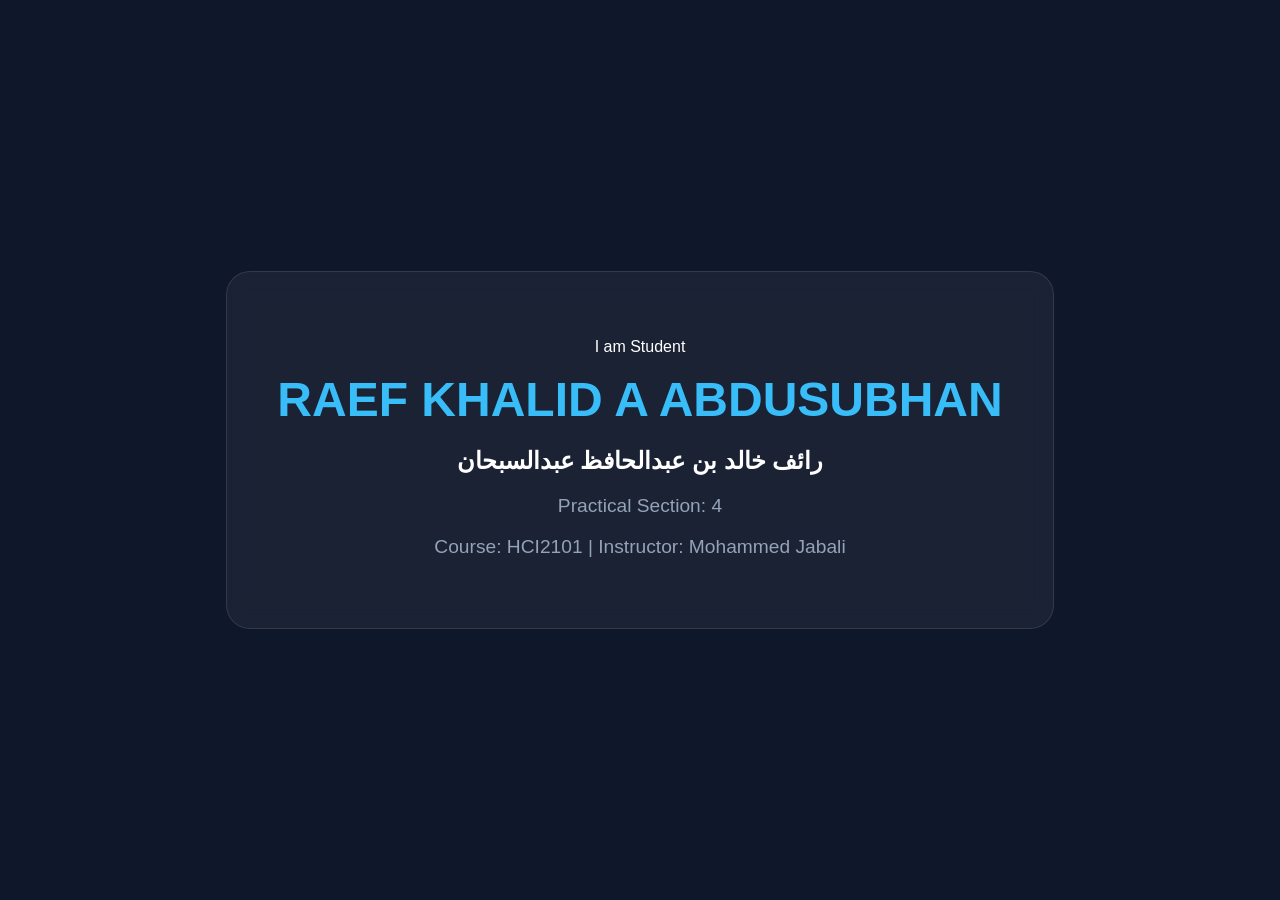
<file: lab1/index.html>
<!DOCTYPE html>
<html lang="en">
<head>
<meta charset="UTF-8">
<title>HCI2101 - RAEF KHALID A ABDUSUBHAN</title>
<style>
body { font-family: 'Inter', sans-serif; background: #0f172a; color: white; display: flex; align-items: center; justify-content: center; height: 100vh; margin: 0; }
.glass-card { background: rgba(255, 255, 255, 0.05); backdrop-filter: blur(10px); padding: 50px; border-radius: 24px; border: 1px solid rgba(255,255,255,0.1); text-align: center; }
h1 { color: #38bdf8; font-size: 3rem; margin: 0; }
.meta { margin-top: 20px; font-size: 1.2rem; color: #94a3b8; }
</style>
</head>
<body>
<div class="glass-card">
<p>I am Student</p>
<h1>RAEF KHALID A ABDUSUBHAN</h1>
<h2>رائف خالد بن عبدالحافظ عبدالسبحان</h2>
<div class="meta">
<p>Practical Section: 4</p>
<p>Course: HCI2101 | Instructor: Mohammed Jabali</p>
</div>
</div>
</body>
</html>
</file>
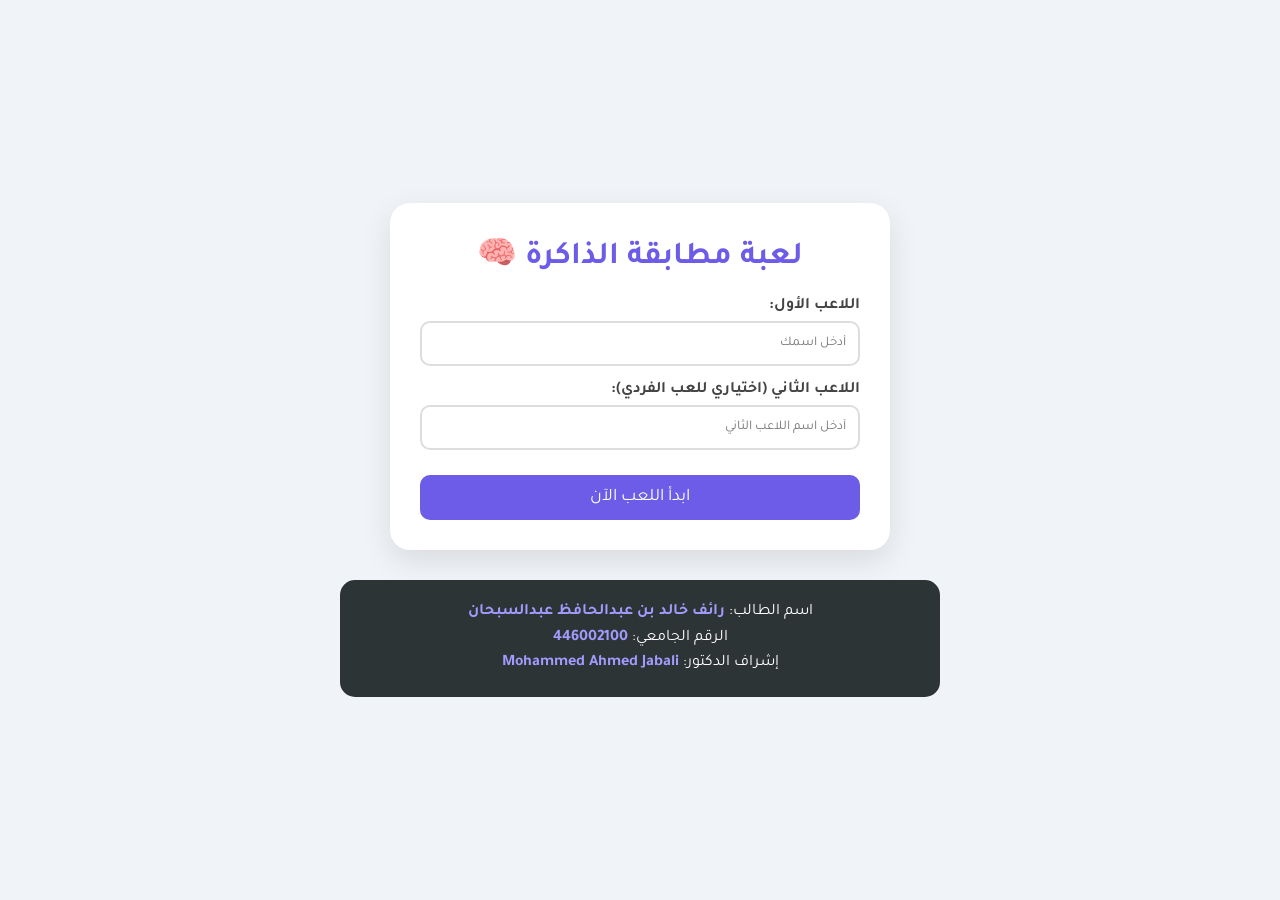
<file: lab2/index.html>
<!DOCTYPE html>
<html lang="ar" dir="rtl">
<head>
    <meta charset="UTF-8">
    <meta name="viewport" content="width=device-width, initial-scale=1.0">
    <title>لعبة مطابقة الذاكرة الحديثة</title>
    <link href="https://fonts.googleapis.com/css2?family=Tajawal:wght@400;700&display=swap" rel="stylesheet">
    <style>
        :root {
            --primary: #6c5ce7;
            --secondary: #a29bfe;
            --bg: #f0f3f7;
            --card-back: #2d3436;
            --success: #00b894;
            --accent: #fd79a8;
        }

        * {
            box-sizing: border-box;
            font-family: 'Tajawal', sans-serif;
            margin: 0;
            padding: 0;
        }

        body {
            background-color: var(--bg);
            display: flex;
            flex-direction: column;
            min-height: 100vh;
            align-items: center;
            justify-content: center;
            padding: 20px;
        }

        /* شاشة البداية */
        #start-screen, #game-screen {
            background: white;
            padding: 30px;
            border-radius: 20px;
            box-shadow: 0 10px 30px rgba(0,0,0,0.1);
            max-width: 500px;
            width: 100%;
            text-align: center;
        }

        h1 { color: var(--primary); margin-bottom: 20px; }
        
        .input-group { margin-bottom: 15px; text-align: right; }
        label { display: block; margin-bottom: 5px; font-weight: bold; color: #444; }
        input {
            width: 100%;
            padding: 12px;
            border: 2px solid #ddd;
            border-radius: 10px;
            outline: none;
            transition: border-color 0.3s;
        }
        input:focus { border-color: var(--primary); }

        button {
            background: var(--primary);
            color: white;
            border: none;
            padding: 12px 25px;
            border-radius: 10px;
            cursor: pointer;
            font-size: 1.1rem;
            width: 100%;
            margin-top: 10px;
            transition: transform 0.2s, background 0.3s;
        }
        button:hover { background: var(--secondary); transform: translateY(-2px); }

        /* منطقة اللعب */
        #game-screen { display: none; max-width: 800px; }
        .stats {
            display: flex;
            justify-content: space-between;
            margin-bottom: 20px;
            background: #eee;
            padding: 10px;
            border-radius: 10px;
        }

        .grid {
            display: grid;
            grid-template-columns: repeat(4, 1fr);
            gap: 10px;
            perspective: 1000px;
        }

        .card {
            aspect-ratio: 1;
            position: relative;
            transform-style: preserve-3d;
            transition: transform 0.6s;
            cursor: pointer;
        }

        .card.flipped { transform: rotateY(180deg); }

        .card-face {
            position: absolute;
            width: 100%;
            height: 100%;
            backface-visibility: hidden;
            display: flex;
            align-items: center;
            justify-content: center;
            font-size: 2rem;
            border-radius: 10px;
            box-shadow: 0 4px 8px rgba(0,0,0,0.1);
        }

        .card-front { background: var(--card-back); color: white; }
        .card-back { background: white; transform: rotateY(180deg); }

        /* تذييل الصفحة الإلزامي */
        footer {
            margin-top: 30px;
            text-align: center;
            background: #2d3436;
            color: white;
            padding: 20px;
            border-radius: 15px;
            width: 100%;
            max-width: 600px;
            line-height: 1.6;
        }
        .footer-info { font-weight: bold; color: var(--secondary); }

        @media (max-width: 400px) {
            .grid { grid-template-columns: repeat(3, 1fr); }
        }
    </style>
</head>
<body>

    <div id="start-screen">
        <h1>لعبة مطابقة الذاكرة 🧠</h1>
        <div class="input-group">
            <label>اللاعب الأول:</label>
            <input type="text" id="p1-name" placeholder="أدخل اسمك">
        </div>
        <div class="input-group">
            <label>اللاعب الثاني (اختياري للعب الفردي):</label>
            <input type="text" id="p2-name" placeholder="أدخل اسم اللاعب الثاني">
        </div>
        <button onclick="startGame()">ابدأ اللعب الآن</button>
    </div>

    <div id="game-screen">
        <h2 id="turn-display">دور اللاعب: </h2>
        <div class="stats">
            <div id="score-p1">اللاعب 1: 0</div>
            <div id="timer">الوقت: 00:00</div>
            <div id="score-p2">اللاعب 2: 0</div>
        </div>
        <div class="grid" id="game-grid"></div>
        <button onclick="location.reload()" style="background: var(--accent); margin-top: 20px;">إعادة اللعب</button>
    </div>

    <footer>
        <p>اسم الطالب: <span class="footer-info">رائف خالد بن عبدالحافظ عبدالسبحان</span></p>
        <p>الرقم الجامعي: <span class="footer-info">446002100</span></p>
        <p>إشراف الدكتور: <span class="footer-info">Mohammed Ahmed Jabali</span></p>
    </footer>

    <script>
        const symbols = ['🍎', '🍌', '🍉', '🍇', '🍓', '🍒', '🥑', '🍍'];
        let cards = [...symbols, ...symbols];
        let flippedCards = [];
        let matchedPairs = 0;
        let isTwoPlayer = false;
        let currentPlayer = 1;
        let scores = { p1: 0, p2: 0 };
        let timerInterval;
        let seconds = 0;

        function startGame() {
            const p1 = document.getElementById('p1-name').value || 'لاعب 1';
            const p2 = document.getElementById('p2-name').value;
            
            isTwoPlayer = p2.trim() !== "";
            document.getElementById('score-p1').innerText = `${p1}: 0`;
            
            if(isTwoPlayer) {
                document.getElementById('score-p2').innerText = `${p2}: 0`;
                document.getElementById('turn-display').innerText = `دور: ${p1}`;
            } else {
                document.getElementById('score-p2').style.display = 'none';
                document.getElementById('turn-display').innerText = `وضع اللعب الفردي`;
            }

            document.getElementById('start-screen').style.display = 'none';
            document.getElementById('game-screen').style.display = 'block';
            
            initGame();
            startTimer();
        }

        function initGame() {
            cards.sort(() => Math.random() - 0.5);
            const grid = document.getElementById('game-grid');
            cards.forEach((symbol, index) => {
                const card = document.createElement('div');
                card.className = 'card';
                card.innerHTML = `
                    <div class="card-face card-front">?</div>
                    <div class="card-face card-back">${symbol}</div>
                `;
                card.onclick = () => flipCard(card, symbol);
                grid.appendChild(card);
            });
        }

        function flipCard(cardElement, symbol) {
            if (flippedCards.length < 2 && !cardElement.classList.contains('flipped')) {
                cardElement.classList.add('flipped');
                flippedCards.push({ element: cardElement, symbol });

                if (flippedCards.length === 2) {
                    setTimeout(checkMatch, 700);
                }
            }
        }

        function checkMatch() {
            const [c1, c2] = flippedCards;
            if (c1.symbol === c2.symbol) {
                matchedPairs++;
                updateScore();
                if (matchedPairs === symbols.length) endGame();
            } else {
                c1.element.classList.remove('flipped');
                c2.element.classList.remove('flipped');
                if (isTwoPlayer) switchTurn();
            }
            flippedCards = [];
        }

        function updateScore() {
            if (isTwoPlayer) {
                scores[`p${currentPlayer}`]++;
                document.getElementById(`score-p${currentPlayer}`).innerText = 
                    `${document.getElementById(`p${currentPlayer}-name`).value || 'لاعب ' + currentPlayer}: ${scores[`p${currentPlayer}`]}`;
            } else {
                scores.p1++;
                document.getElementById('score-p1').innerText = `النقاط: ${scores.p1}`;
            }
        }

        function switchTurn() {
            currentPlayer = currentPlayer === 1 ? 2 : 1;
            const name = document.getElementById(`p${currentPlayer}-name`).value || `لاعب ${currentPlayer}`;
            document.getElementById('turn-display').innerText = `دور: ${name}`;
        }

        function startTimer() {
            timerInterval = setInterval(() => {
                seconds++;
                const mins = Math.floor(seconds / 60).toString().padStart(2, '0');
                const secs = (seconds % 60).toString().padStart(2, '0');
                document.getElementById('timer').innerText = `الوقت: ${mins}:${secs}`;
            }, 1000);
        }

        function endGame() {
            clearInterval(timerInterval);
            let message = "مبروك! اكتملت اللعبة.";
            if (isTwoPlayer) {
                const p1Name = document.getElementById('p1-name').value || 'لاعب 1';
                const p2Name = document.getElementById('p2-name').value || 'لاعب 2';
                if (scores.p1 > scores.p2) message = `الفائز هو: ${p1Name}! 🎉`;
                else if (scores.p2 > scores.p1) message = `الفائز هو: ${p2Name}! 🎉`;
                else message = "تعادل رائع! 🤝";
            }
            alert(message);
        }
    </script>
</body>
</html>
</file>
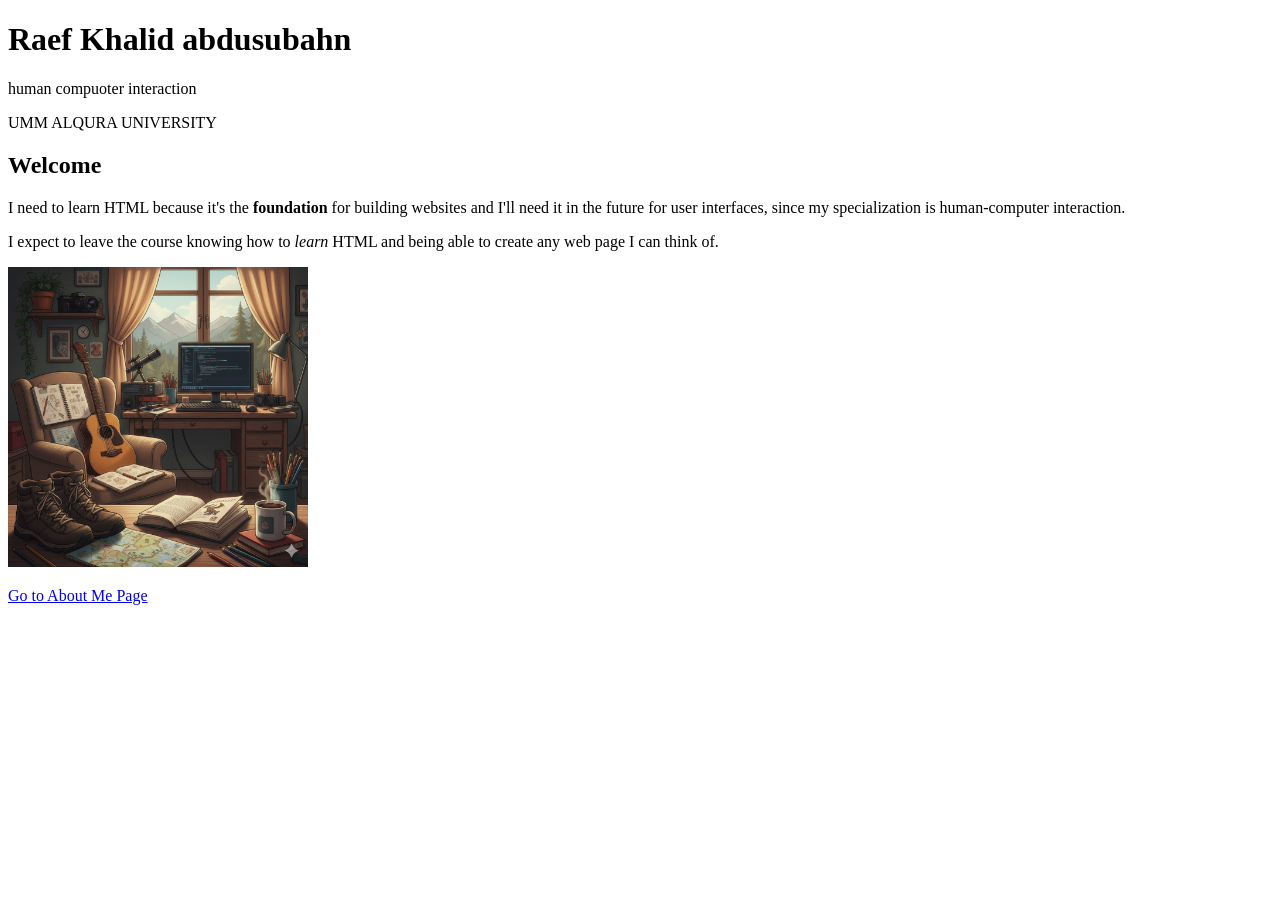
<file: Lab5_HTML_Raef/index.html>
<!DOCTYPE html>
<html>
<head>
    <title>Home Page</title>
</head>
<body>
    <h1>   Raef Khalid abdusubahn </h1> 
    <p> human compuoter interaction </p>
    <p>UMM ALQURA UNIVERSITY</p>
    <h2>Welcome</h2>
    <p>I need to learn HTML because it's the <b>foundation</b> for building websites and I'll need it in the future for user interfaces, since my specialization is human-computer interaction.</p>
    <p>I expect to leave the course knowing how to <i>learn</i> HTML and being able to create any web page I can think of. </p>
    <img src="My_interests.png" width="300">
    <P>
        
    </P>
    <a href="about.html">Go to About Me Page</a>

</body>

</html>
</file>
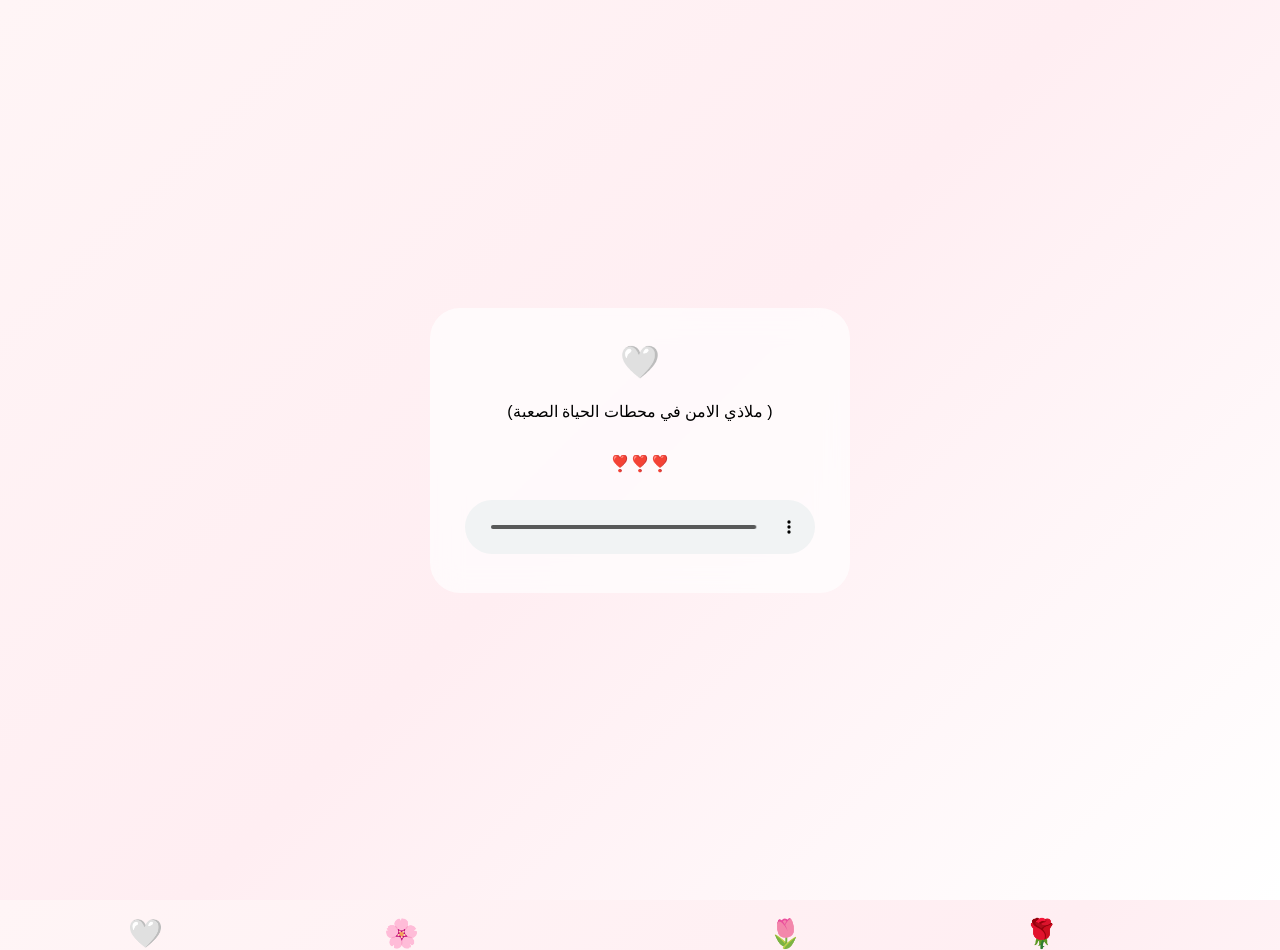
<file: ahmad/ahmadndex.html>
<!DOCTYPE html>
<html lang="ar" dir="rtl">

<head>
<meta charset="UTF-8">
<meta name="viewport" content="width=device-width, initial-scale=1.0">

<title>إهداء </title>

<style>

*{
margin:0;
padding:0;
box-sizing:border-box;
font-family:Arial;
}

body{

min-height:100vh;

display:flex;

justify-content:center;

align-items:center;

padding:20px;

overflow:hidden;

background:
linear-gradient(
135deg,
#fff5f6,
#ffeef2,
#fff
);

}

.float{

position:absolute;

bottom:-50px;

font-size:28px;

animation:
up linear infinite;

}

@keyframes up{

100%{

transform:
translateY(-120vh)
rotate(360deg);

}

}

.card{

width:100%;
max-width:420px;

padding:35px;

border-radius:30px;

text-align:center;

background:
rgba(
255,
255,
255,
0.65
);

backdrop-filter:blur(15px);

}

h1{

color:#c97790;

margin-bottom:15px;

}

p{

line-height:2;

margin-bottom:20px;

}

/* مشغل الصوت */

audio{

width:100%;

border-radius:20px;

}

</style>

</head>

<body>

<div class="float"
style="left:10%;animation:up 8s infinite linear;">
🤍
</div>

<div class="float"
style="left:30%;animation:up 10s infinite linear;">
🌸
</div>

<div class="float"
style="left:60%;animation:up 9s infinite linear;">
🌷
</div>

<div class="float"
style="left:80%;animation:up 12s infinite linear;">
🌹
</div>

<div class="card">

<h1>
🤍
</h1>

<p>
( ملاذي الامن في محطات الحياة الصعبة)
</p><p>
❣️❣️❣️
</p>

<audio controls autoplay loop>

<source
src="ahmad.mp3"
type="audio/mpeg">

</audio>

</div>

</body>

</html>
</file>
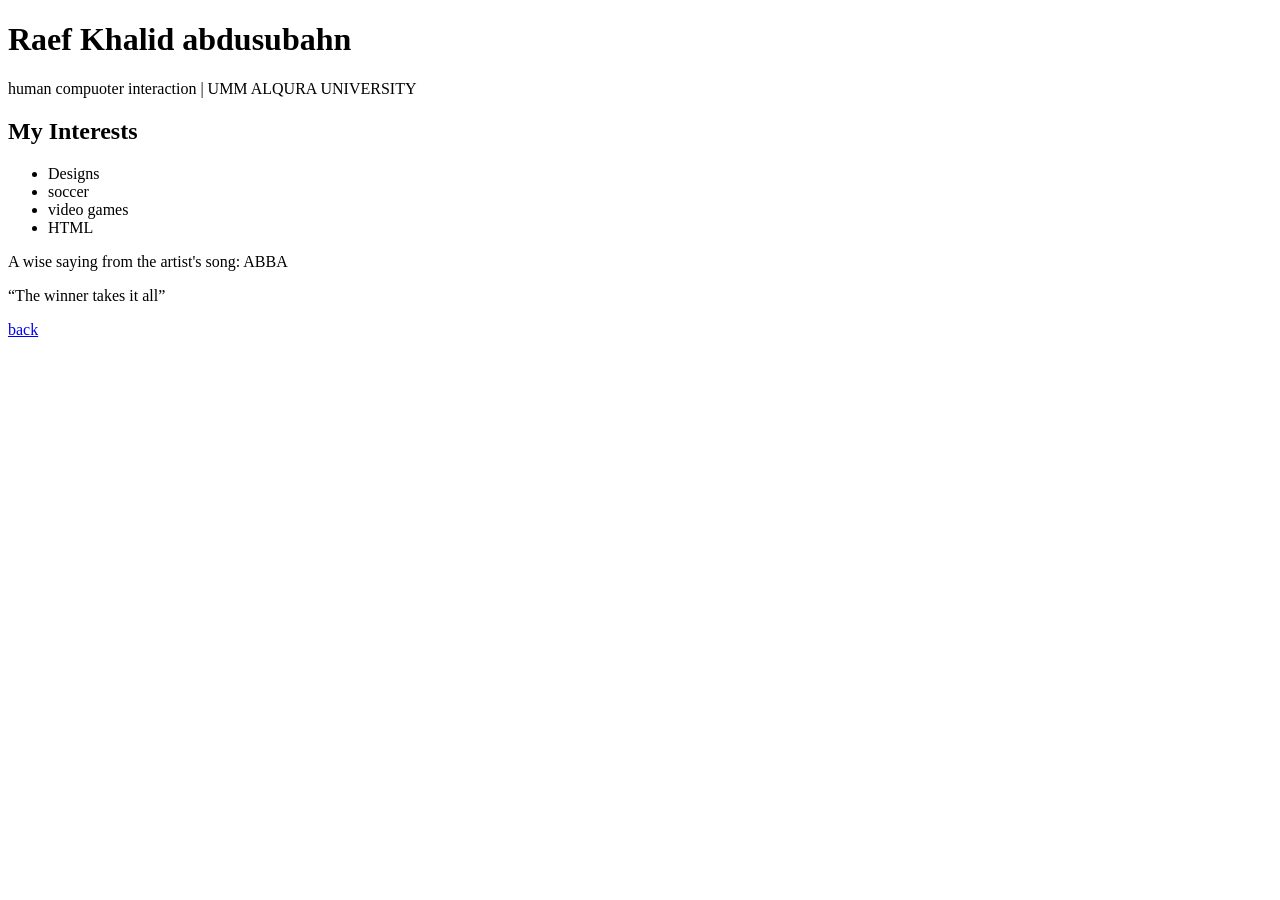
<file: Lab5_HTML_Raef/about.html>
<!DOCTYPE html>
<html>
<head>
    <title>Home Page</title>
</head>
<body>
    <h1 id="me">  Raef Khalid abdusubahn </h1> 
    <p class="major"> human compuoter interaction | UMM ALQURA UNIVERSITY</p>
    <h2>My Interests</h2>
    <!--list of my interests-->

    <ul>
        <li>Designs </li>
        <li> soccer </li>
        <li> video games </li>
        <li>HTML</li>
    </ul>
    <P>A wise saying from the artist's song: ABBA</P>
    <!--I added the quote because I love the song and the lyrics-->
    <q>The winner takes it all</q>
    <p>
        
    </p>
    <a href="index.html">back</a>


</body>

</html>
</file>
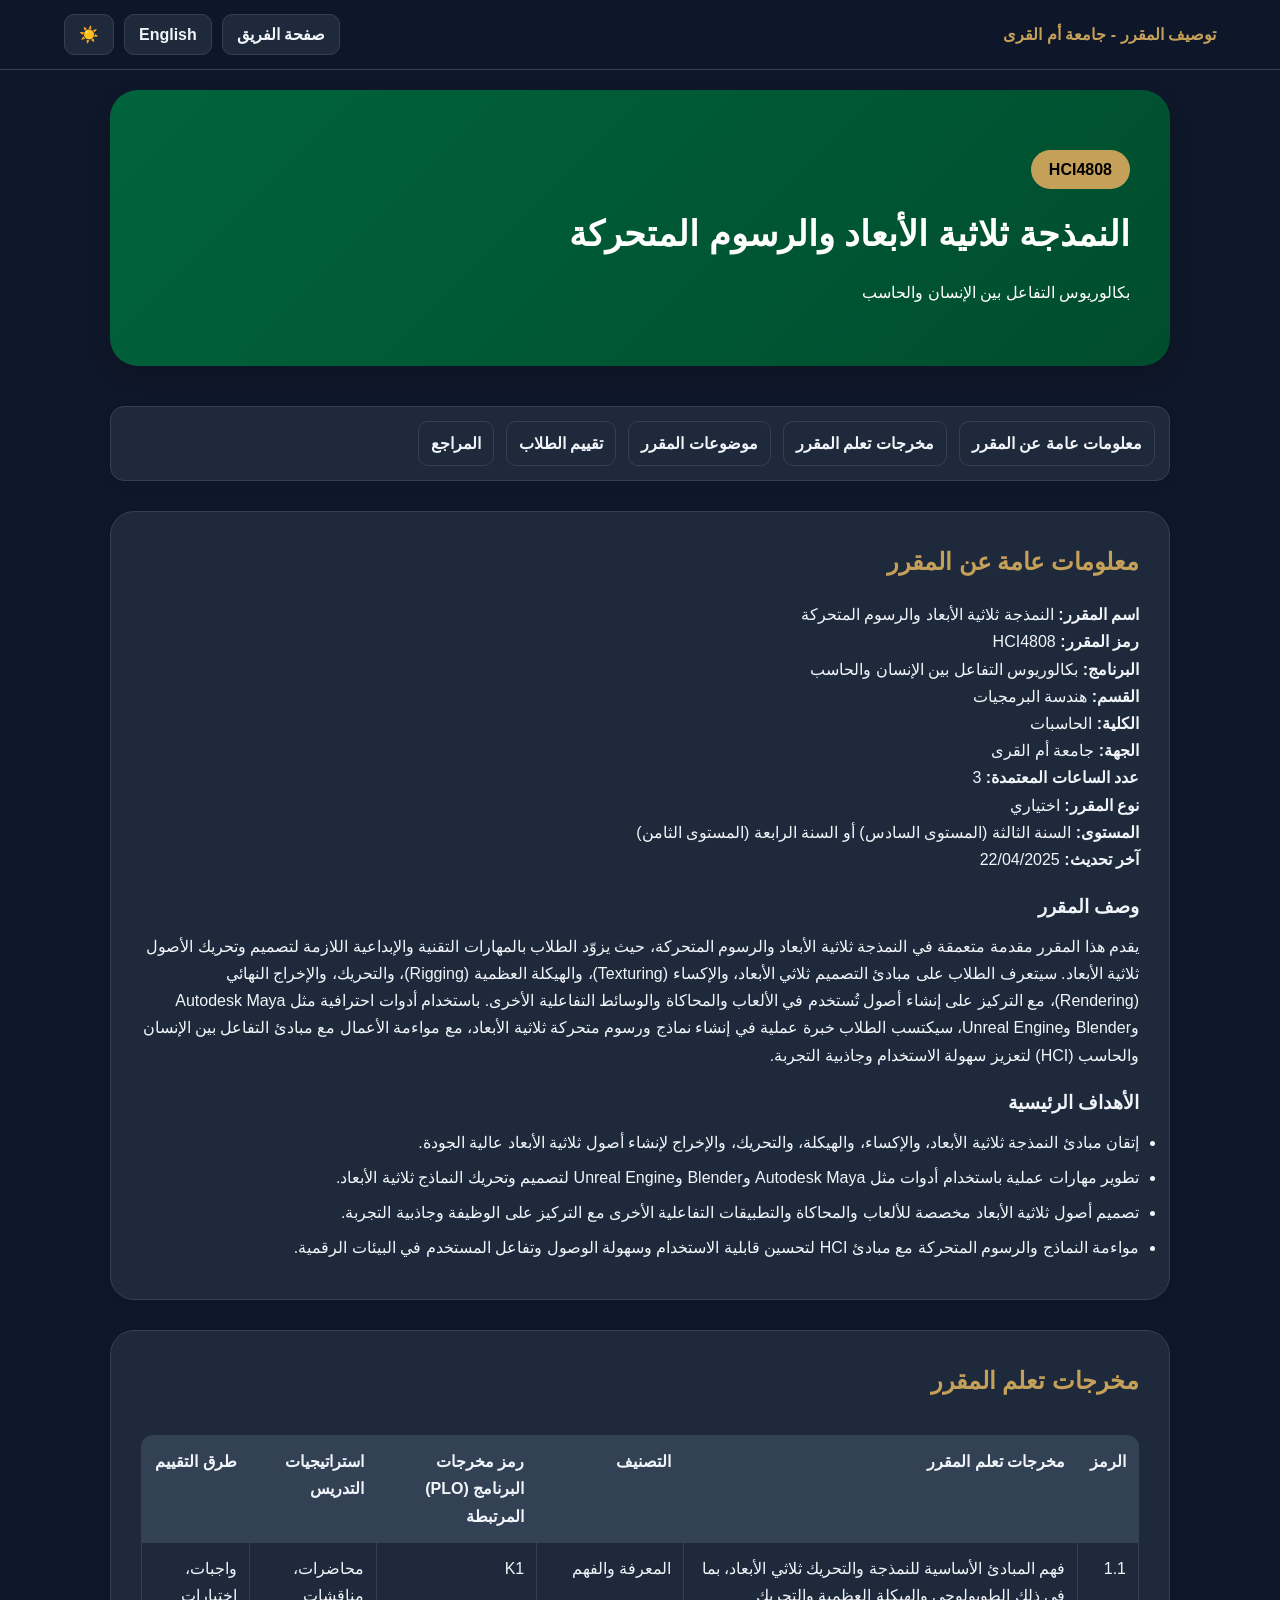
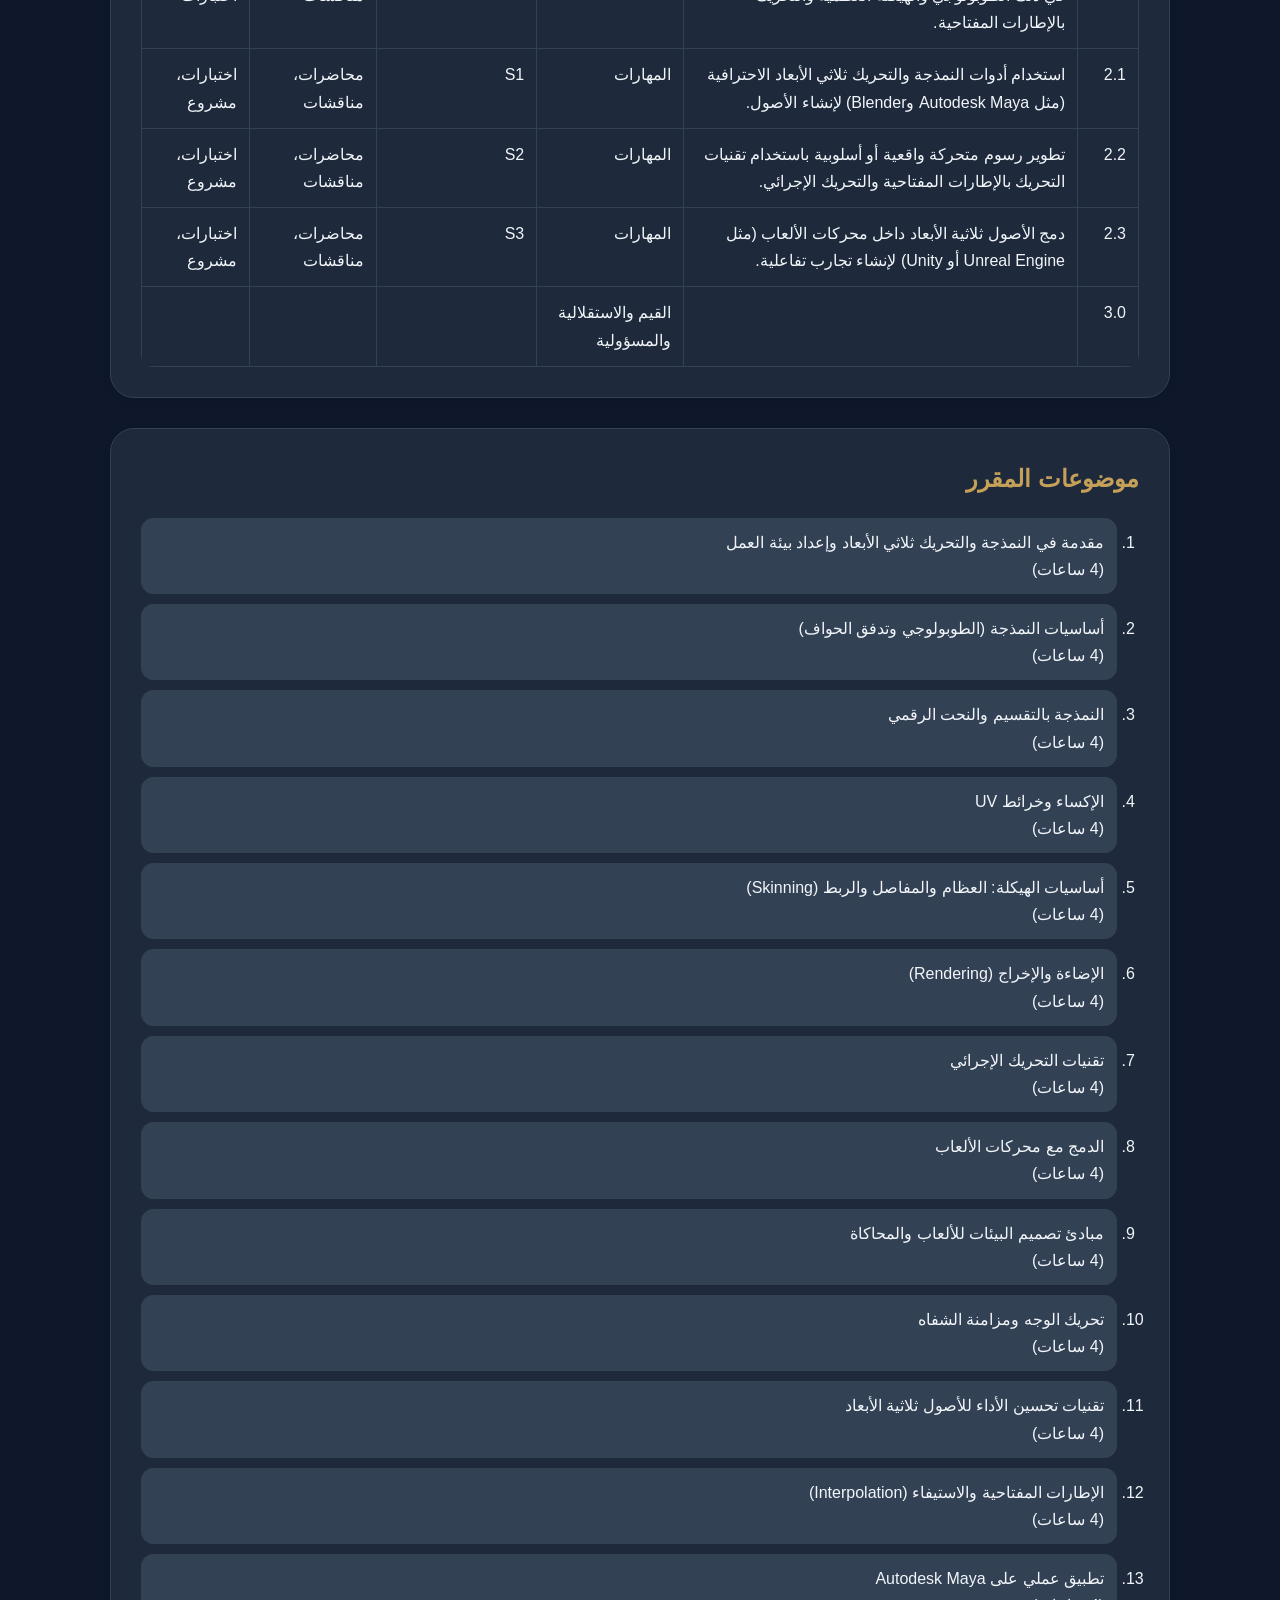
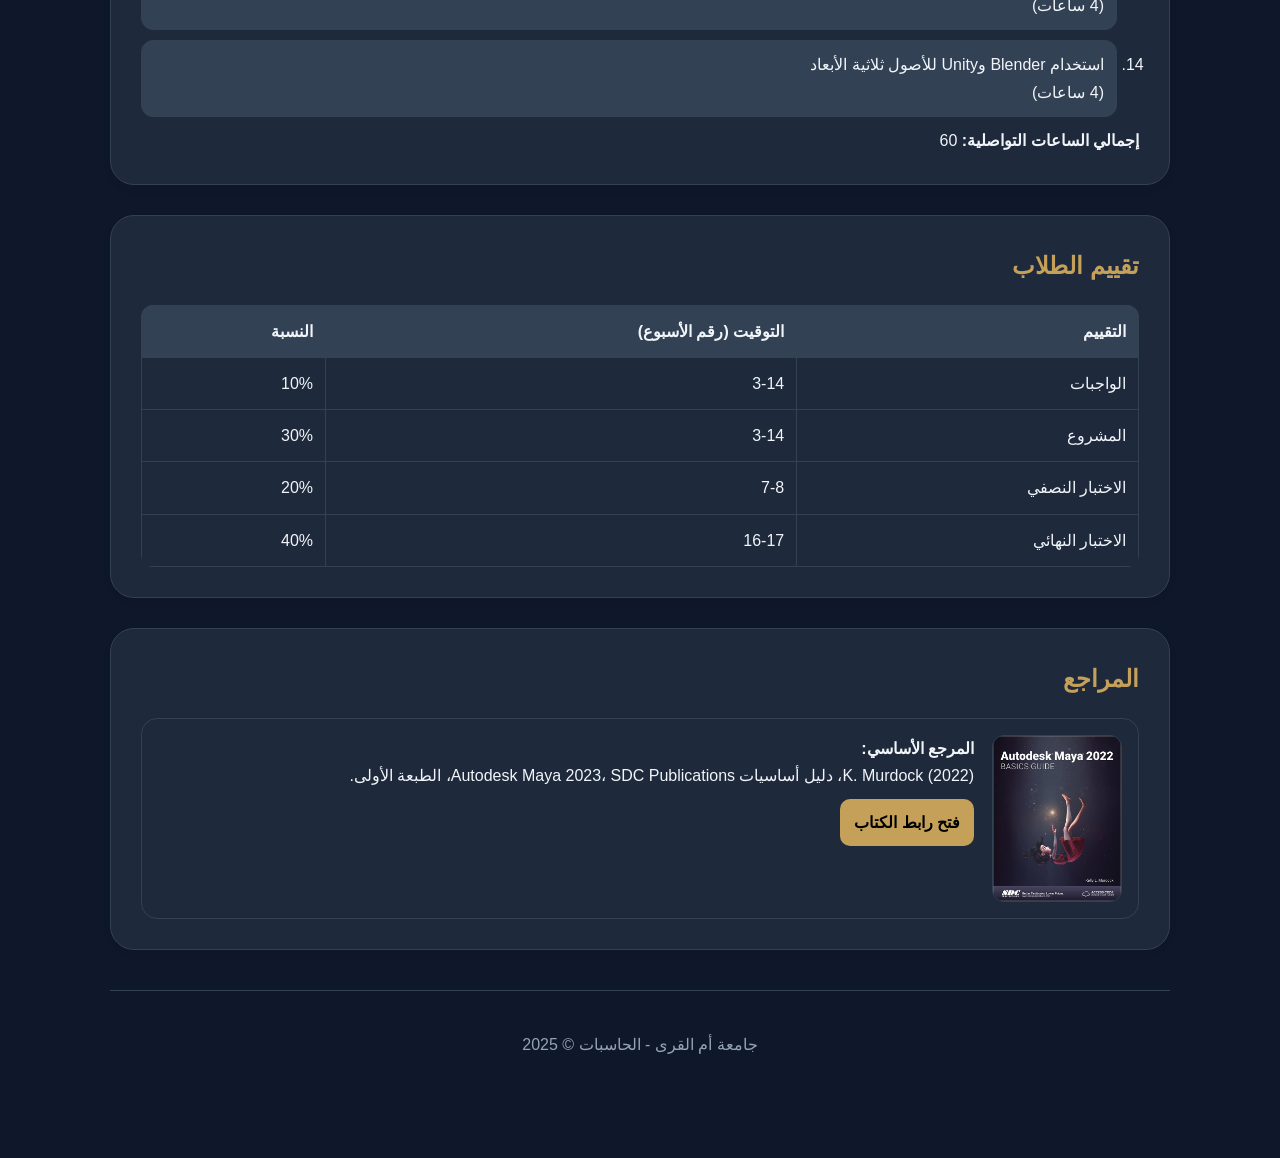
<file: project/index-ar-dark.html>
<!DOCTYPE html>
<html lang="ar" dir="rtl">
<head>
  <meta charset="UTF-8" />
  <meta name="viewport" content="width=device-width, initial-scale=1.0" />
  <title>توصيف المقرر - HCI4808</title>
  <link rel="stylesheet" href="style.css" />
</head>

<body class="dark">

  <!-- Header -->
  <nav class="header-nav">
    <div>توصيف المقرر - جامعة أم القرى</div>

    <div style="display:flex; gap:10px;">
      <a href="index-team-page.html" class="nav-btn">صفحة الفريق</a>
      <a href="index-en-dark.html" class="nav-btn">English</a>
      <a href="index-ar-light.html" class="nav-btn">☀️</a>
    </div>
  </nav>

  <div class="container">

    <!-- Hero -->
    <header class="hero">
      <div class="course-badge">HCI4808</div>
      <h1>النمذجة ثلاثية الأبعاد والرسوم المتحركة</h1>
      <p>بكالوريوس التفاعل بين الإنسان والحاسب</p>
    </header>

    <!-- Navigation Menu -->
    <div class="course-nav">
      <a href="#general">معلومات عامة عن المقرر</a>
      <a href="#clos">مخرجات تعلم المقرر</a>
      <a href="#topics">موضوعات المقرر</a>
      <a href="#assessment">تقييم الطلاب</a>
      <a href="#references">المراجع</a>
    </div>

    <!-- 1) General Course Information -->
    <section id="general">
      <h2>معلومات عامة عن المقرر</h2>

      <p><strong>اسم المقرر:</strong> النمذجة ثلاثية الأبعاد والرسوم المتحركة</p>
      <p><strong>رمز المقرر:</strong> HCI4808</p>
      <p><strong>البرنامج:</strong> بكالوريوس التفاعل بين الإنسان والحاسب</p>
      <p><strong>القسم:</strong> هندسة البرمجيات</p>
      <p><strong>الكلية:</strong> الحاسبات</p>
      <p><strong>الجهة:</strong> جامعة أم القرى</p>
      <p><strong>عدد الساعات المعتمدة:</strong> 3</p>
      <p><strong>نوع المقرر:</strong> اختياري</p>
      <p><strong>المستوى:</strong> السنة الثالثة (المستوى السادس) أو السنة الرابعة (المستوى الثامن)</p>
      <p><strong>آخر تحديث:</strong> 22/04/2025</p>

      <h3>وصف المقرر</h3>
      <p>
        يقدم هذا المقرر مقدمة متعمقة في النمذجة ثلاثية الأبعاد والرسوم المتحركة، حيث يزوّد الطلاب بالمهارات التقنية
        والإبداعية اللازمة لتصميم وتحريك الأصول ثلاثية الأبعاد. سيتعرف الطلاب على مبادئ التصميم ثلاثي الأبعاد،
        والإكساء (Texturing)، والهيكلة العظمية (Rigging)، والتحريك، والإخراج النهائي (Rendering)، مع التركيز على
        إنشاء أصول تُستخدم في الألعاب والمحاكاة والوسائط التفاعلية الأخرى.
        باستخدام أدوات احترافية مثل Autodesk Maya وBlender وUnreal Engine، سيكتسب الطلاب خبرة عملية في إنشاء
        نماذج ورسوم متحركة ثلاثية الأبعاد، مع مواءمة الأعمال مع مبادئ التفاعل بين الإنسان والحاسب (HCI) لتعزيز
        سهولة الاستخدام وجاذبية التجربة.
      </p>

      <h3>الأهداف الرئيسية</h3>
      <ul>
        <li>إتقان مبادئ النمذجة ثلاثية الأبعاد، والإكساء، والهيكلة، والتحريك، والإخراج لإنشاء أصول ثلاثية الأبعاد عالية الجودة.</li>
        <li>تطوير مهارات عملية باستخدام أدوات مثل Autodesk Maya وBlender وUnreal Engine لتصميم وتحريك النماذج ثلاثية الأبعاد.</li>
        <li>تصميم أصول ثلاثية الأبعاد مخصصة للألعاب والمحاكاة والتطبيقات التفاعلية الأخرى مع التركيز على الوظيفة وجاذبية التجربة.</li>
        <li>مواءمة النماذج والرسوم المتحركة مع مبادئ HCI لتحسين قابلية الاستخدام وسهولة الوصول وتفاعل المستخدم في البيئات الرقمية.</li>
      </ul>
    </section>

    <!-- 2) CLOs as Table -->
    <section id="clos">
      <h2>مخرجات تعلم المقرر</h2>
      <div class="table-wrapper">
      <table class="clo-table">
        <tr>
          <th>الرمز</th>
          <th>مخرجات تعلم المقرر</th>
          <th>التصنيف</th>
          <th>رمز مخرجات البرنامج (PLO) المرتبطة</th>
          <th>استراتيجيات التدريس</th>
          <th>طرق التقييم</th>
        </tr>

        <tr>
          <td>1.1</td>
          <td>فهم المبادئ الأساسية للنمذجة والتحريك ثلاثي الأبعاد، بما في ذلك الطوبولوجي والهيكلة العظمية والتحريك بالإطارات المفتاحية.</td>
          <td>المعرفة والفهم</td>
          <td>K1</td>
          <td>محاضرات، مناقشات</td>
          <td>واجبات، اختبارات</td>
        </tr>

        <tr>
          <td>2.1</td>
          <td>استخدام أدوات النمذجة والتحريك ثلاثي الأبعاد الاحترافية (مثل Autodesk Maya وBlender) لإنشاء الأصول.</td>
          <td>المهارات</td>
          <td>S1</td>
          <td>محاضرات، مناقشات</td>
          <td>اختبارات، مشروع</td>
        </tr>

        <tr>
          <td>2.2</td>
          <td>تطوير رسوم متحركة واقعية أو أسلوبية باستخدام تقنيات التحريك بالإطارات المفتاحية والتحريك الإجرائي.</td>
          <td>المهارات</td>
          <td>S2</td>
          <td>محاضرات، مناقشات</td>
          <td>اختبارات، مشروع</td>
        </tr>

        <tr>
          <td>2.3</td>
          <td>دمج الأصول ثلاثية الأبعاد داخل محركات الألعاب (مثل Unreal Engine أو Unity) لإنشاء تجارب تفاعلية.</td>
          <td>المهارات</td>
          <td>S3</td>
          <td>محاضرات، مناقشات</td>
          <td>اختبارات، مشروع</td>
        </tr>

        <tr>
          <td>3.0</td>
          <td></td>
          <td>القيم والاستقلالية والمسؤولية</td>
          <td></td>
          <td></td>
          <td></td>
        </tr>
      </table>
      </div>
    </section>

    <!-- 3) Topics numbered -->
    <section id="topics">
      <h2>موضوعات المقرر</h2>

      <ol class="topics-list">
        <li>مقدمة في النمذجة والتحريك ثلاثي الأبعاد وإعداد بيئة العمل <p></p> (4 ساعات)</li>
        <li>أساسيات النمذجة (الطوبولوجي وتدفق الحواف) <p></p> (4 ساعات)</li>
        <li>النمذجة بالتقسيم والنحت الرقمي <p></p> (4 ساعات)</li>
        <li>الإكساء وخرائط UV <p></p> (4 ساعات)</li>
        <li>أساسيات الهيكلة: العظام والمفاصل والربط (Skinning) <p></p> (4 ساعات)</li>
        <li>الإضاءة والإخراج (Rendering) <p></p> (4 ساعات)</li>
        <li>تقنيات التحريك الإجرائي <p></p> (4 ساعات)</li>
        <li>الدمج مع محركات الألعاب <p></p> (4 ساعات)</li>
        <li>مبادئ تصميم البيئات للألعاب والمحاكاة <p></p> (4 ساعات)</li>
        <li>تحريك الوجه ومزامنة الشفاه <p></p> (4 ساعات)</li>
        <li>تقنيات تحسين الأداء للأصول ثلاثية الأبعاد <p></p> (4 ساعات)</li>
        <li>الإطارات المفتاحية والاستيفاء (Interpolation) <p></p> (4 ساعات)</li>
        <li>تطبيق عملي على Autodesk Maya <p></p> (4 ساعات)</li>
        <li>استخدام Blender وUnity للأصول ثلاثية الأبعاد <p></p> (4 ساعات)</li>
      </ol>

      <p><strong>إجمالي الساعات التواصلية:</strong> 60</p>
    </section>

    <!-- 4) Assessment -->
    <section id="assessment">
      <h2>تقييم الطلاب</h2>

      <table>
        <tr>
          <th>التقييم</th>
          <th>التوقيت (رقم الأسبوع)</th>
          <th>النسبة</th>
        </tr>
        <tr>
          <td>الواجبات</td><td>3-14</td><td>10%</td>
        </tr>
        <tr>
          <td>المشروع</td><td>3-14</td><td>30%</td>
        </tr>
        <tr>
          <td>الاختبار النصفي</td><td>7-8</td><td>20%</td>
        </tr>
        <tr>
          <td>الاختبار النهائي</td><td>16-17</td><td>40%</td>
        </tr>
      </table>
    </section>

    <!-- 5) References link + book image -->
    <section id="references">
      <h2>المراجع</h2>

      <div class="ref-card">
        <img src="book.jpeg" alt="غلاف كتاب دليل أساسيات Autodesk Maya 2023" class="ref-img">

        <div class="ref-info">
          <p><strong>المرجع الأساسي:</strong></p>
          <p>K. Murdock (2022)، دليل أساسيات Autodesk Maya 2023، SDC Publications، الطبعة الأولى.</p>

          <a class="ref-link" href="https://www.sdcpublications.com/Textbooks/Autodesk-Maya-2022-Basics-Guide/ISBN/978-1-63057-450-5/"
             target="_blank" rel="noopener">
            فتح رابط الكتاب
          </a>
        </div>
      </div>
    </section>

    <footer>
      جامعة أم القرى - الحاسبات © 2025
    </footer>

  </div>
</body>
</html>
</file>
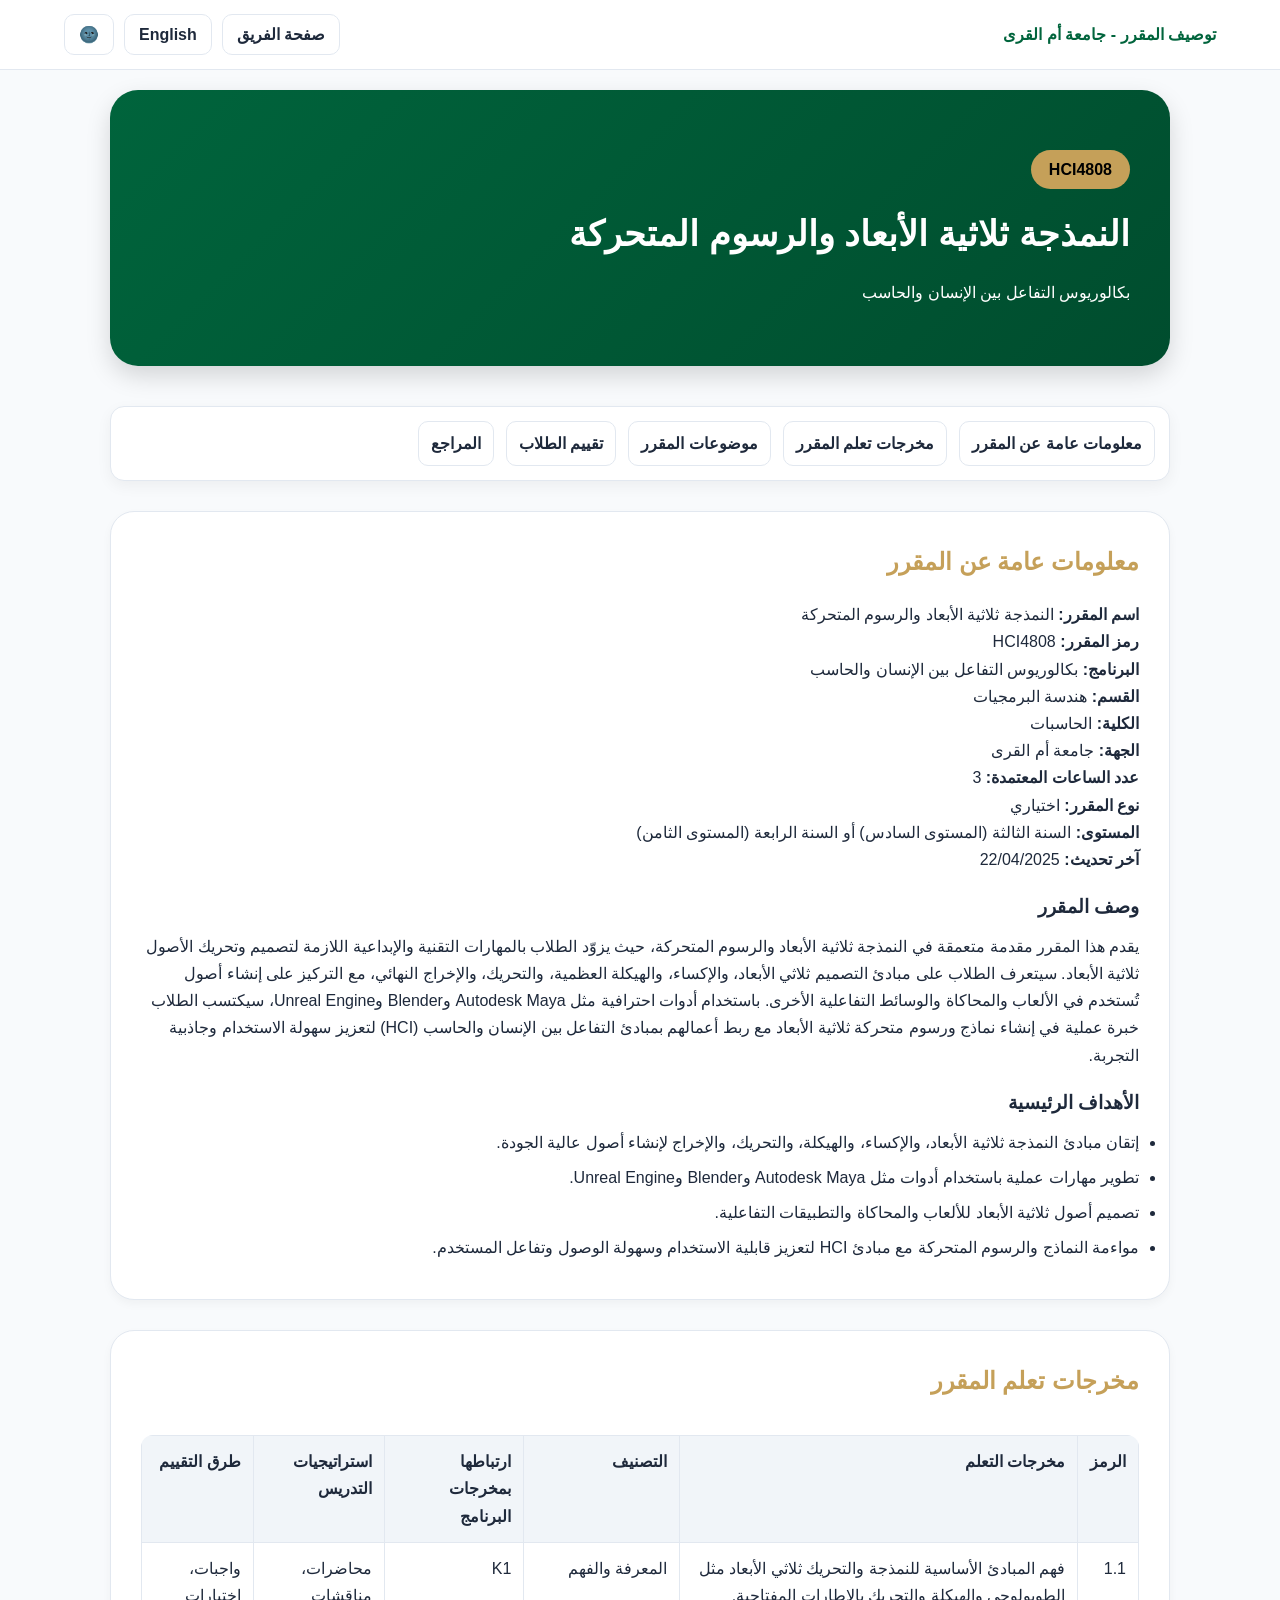
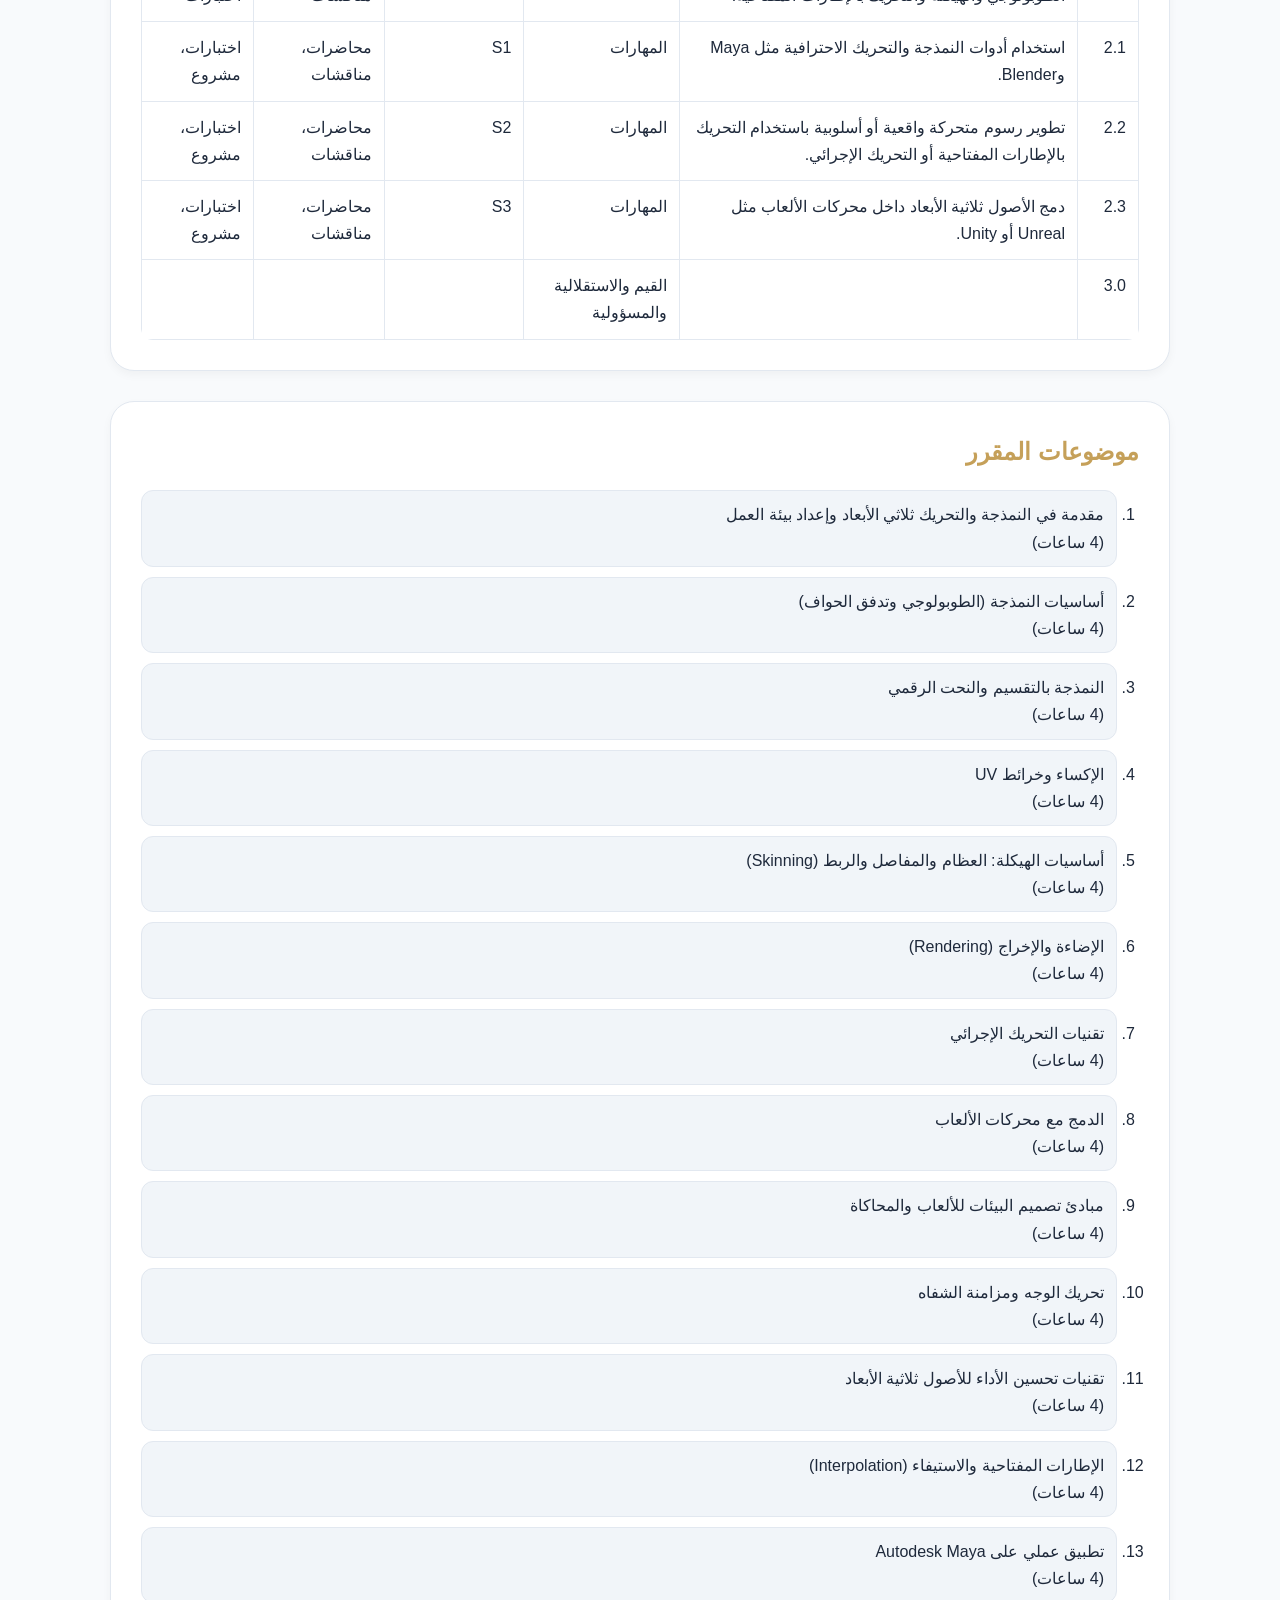
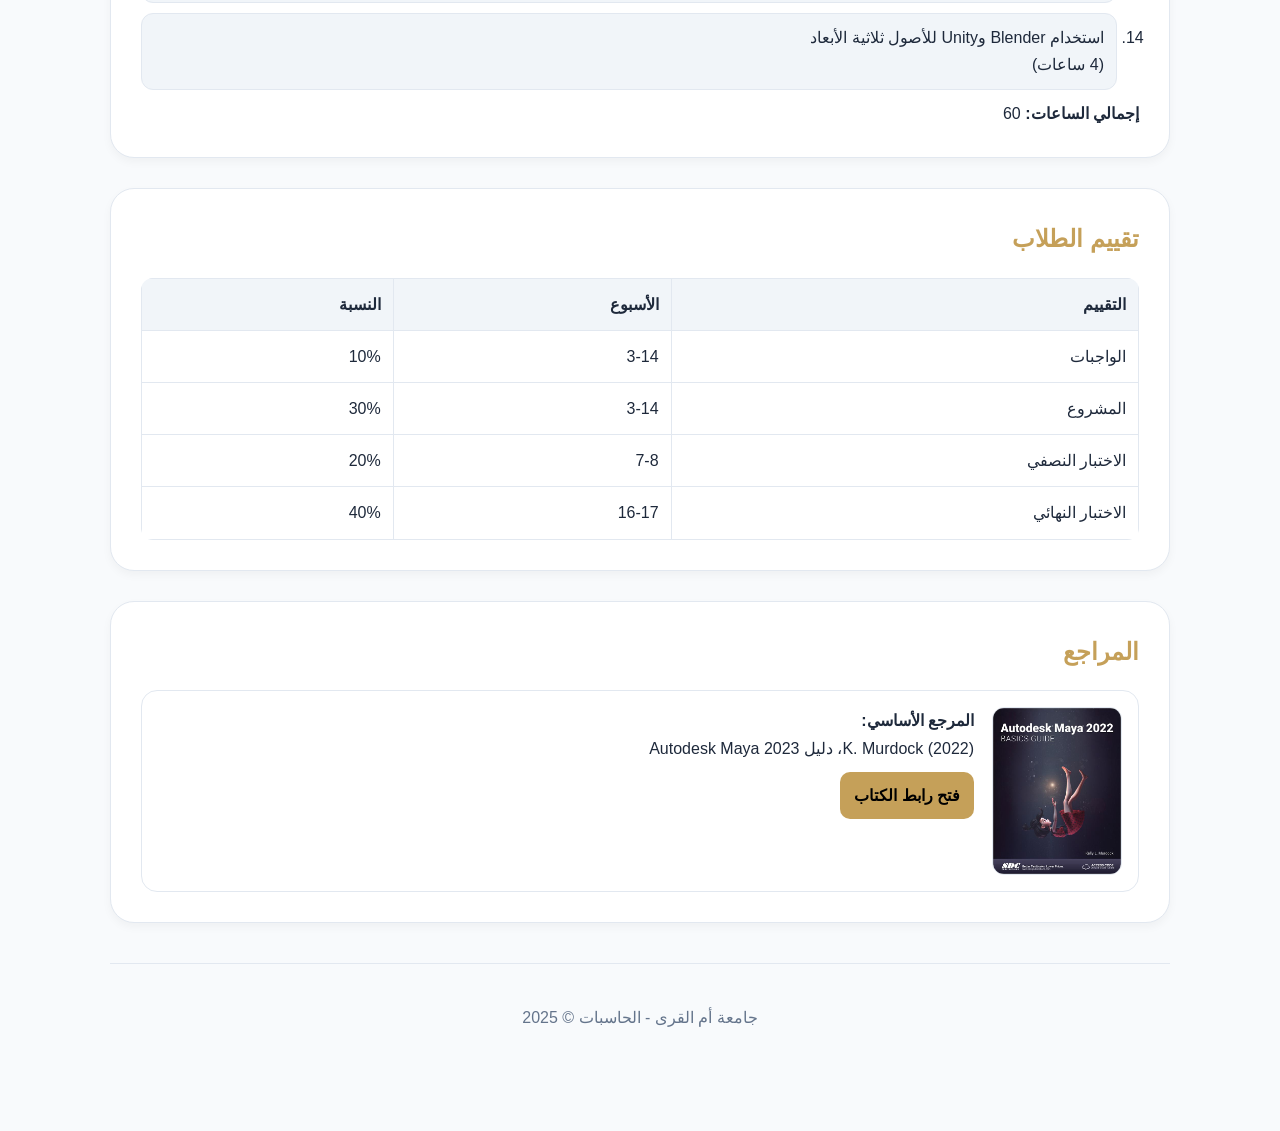
<file: project/index-ar-light.html>
<!DOCTYPE html>
<html lang="ar" dir="rtl">
<head>
<meta charset="UTF-8">
<meta name="viewport" content="width=device-width, initial-scale=1.0">
<title>توصيف المقرر - HCI4808</title>
<link rel="stylesheet" href="style.css">
</head>

<body>

<!-- Header -->
<nav class="header-nav">
    <div>توصيف المقرر - جامعة أم القرى</div>
    <div style="display:flex; gap:10px;">
        <a href="index-team-page.html" class="nav-btn">صفحة الفريق</a>
        <a href="index-en-light.html" class="nav-btn">English</a>
        <a href="index-ar-dark.html" class="nav-btn">🌚</a>
    </div>
</nav>

<div class="container">

<header class="hero">
    <div class="course-badge">HCI4808</div>
    <h1>النمذجة ثلاثية الأبعاد والرسوم المتحركة</h1>
    <p>بكالوريوس التفاعل بين الإنسان والحاسب</p>
</header>

<!-- Navigation Menu -->
<div class="course-nav">
    <a href="#general">معلومات عامة عن المقرر</a>
    <a href="#clos">مخرجات تعلم المقرر</a>
    <a href="#topics">موضوعات المقرر</a>
    <a href="#assessment">تقييم الطلاب</a>
    <a href="#references">المراجع</a>
</div>

<!-- 1) General Course Information -->
<section id="general">
<h2>معلومات عامة عن المقرر</h2>

<p><strong>اسم المقرر:</strong> النمذجة ثلاثية الأبعاد والرسوم المتحركة</p>
<p><strong>رمز المقرر:</strong> HCI4808</p>
<p><strong>البرنامج:</strong> بكالوريوس التفاعل بين الإنسان والحاسب</p>
<p><strong>القسم:</strong> هندسة البرمجيات</p>
<p><strong>الكلية:</strong> الحاسبات</p>
<p><strong>الجهة:</strong> جامعة أم القرى</p>
<p><strong>عدد الساعات المعتمدة:</strong> 3</p>
<p><strong>نوع المقرر:</strong> اختياري</p>
<p><strong>المستوى:</strong> السنة الثالثة (المستوى السادس) أو السنة الرابعة (المستوى الثامن)</p>
<p><strong>آخر تحديث:</strong> 22/04/2025</p>

<h3>وصف المقرر</h3>
<p>
يقدم هذا المقرر مقدمة متعمقة في النمذجة ثلاثية الأبعاد والرسوم المتحركة، حيث يزوّد الطلاب بالمهارات التقنية والإبداعية اللازمة لتصميم وتحريك الأصول ثلاثية الأبعاد.
سيتعرف الطلاب على مبادئ التصميم ثلاثي الأبعاد، والإكساء، والهيكلة العظمية، والتحريك، والإخراج النهائي،
مع التركيز على إنشاء أصول تُستخدم في الألعاب والمحاكاة والوسائط التفاعلية الأخرى.
باستخدام أدوات احترافية مثل Autodesk Maya وBlender وUnreal Engine،
سيكتسب الطلاب خبرة عملية في إنشاء نماذج ورسوم متحركة ثلاثية الأبعاد
مع ربط أعمالهم بمبادئ التفاعل بين الإنسان والحاسب (HCI) لتعزيز سهولة الاستخدام وجاذبية التجربة.
</p>

<h3>الأهداف الرئيسية</h3>
<ul>
<li>إتقان مبادئ النمذجة ثلاثية الأبعاد، والإكساء، والهيكلة، والتحريك، والإخراج لإنشاء أصول عالية الجودة.</li>
<li>تطوير مهارات عملية باستخدام أدوات مثل Autodesk Maya وBlender وUnreal Engine.</li>
<li>تصميم أصول ثلاثية الأبعاد للألعاب والمحاكاة والتطبيقات التفاعلية.</li>
<li>مواءمة النماذج والرسوم المتحركة مع مبادئ HCI لتعزيز قابلية الاستخدام وسهولة الوصول وتفاعل المستخدم.</li>
</ul>
</section>

<!-- CLO -->
<section id="clos">
<h2>مخرجات تعلم المقرر</h2>
<div class="table-wrapper">
<table class="clo-table">
<tr>
<th>الرمز</th>
<th>مخرجات التعلم</th>
<th>التصنيف</th>
<th>ارتباطها بمخرجات البرنامج</th>
<th>استراتيجيات التدريس</th>
<th>طرق التقييم</th>
</tr>

<tr>
<td>1.1</td>
<td>فهم المبادئ الأساسية للنمذجة والتحريك ثلاثي الأبعاد مثل الطوبولوجي والهيكلة والتحريك بالإطارات المفتاحية.</td>
<td>المعرفة والفهم</td>
<td>K1</td>
<td>محاضرات، مناقشات</td>
<td>واجبات، اختبارات</td>
</tr>

<tr>
<td>2.1</td>
<td>استخدام أدوات النمذجة والتحريك الاحترافية مثل Maya وBlender.</td>
<td>المهارات</td>
<td>S1</td>
<td>محاضرات، مناقشات</td>
<td>اختبارات، مشروع</td>
</tr>

<tr>
<td>2.2</td>
<td>تطوير رسوم متحركة واقعية أو أسلوبية باستخدام التحريك بالإطارات المفتاحية أو التحريك الإجرائي.</td>
<td>المهارات</td>
<td>S2</td>
<td>محاضرات، مناقشات</td>
<td>اختبارات، مشروع</td>
</tr>

<tr>
<td>2.3</td>
<td>دمج الأصول ثلاثية الأبعاد داخل محركات الألعاب مثل Unreal أو Unity.</td>
<td>المهارات</td>
<td>S3</td>
<td>محاضرات، مناقشات</td>
<td>اختبارات، مشروع</td>
</tr>
<tr>
  <td>3.0</td>
  <td></td>
  <td>القيم والاستقلالية والمسؤولية</td>
 <td></td>
  <td></td>
  <td></td>
 </tr>
</table>
</div>
</section>

<!-- Topics -->
<section id="topics">
<h2>موضوعات المقرر</h2>

<ol class="topics-list">
<li>مقدمة في النمذجة والتحريك ثلاثي الأبعاد وإعداد بيئة العمل <p></p> (4 ساعات)</li>
        <li>أساسيات النمذجة (الطوبولوجي وتدفق الحواف) <p></p> (4 ساعات)</li>
        <li>النمذجة بالتقسيم والنحت الرقمي <p></p> (4 ساعات)</li>
        <li>الإكساء وخرائط UV <p></p> (4 ساعات)</li>
        <li>أساسيات الهيكلة: العظام والمفاصل والربط (Skinning) <p></p> (4 ساعات)</li>
        <li>الإضاءة والإخراج (Rendering) <p></p> (4 ساعات)</li>
        <li>تقنيات التحريك الإجرائي <p></p> (4 ساعات)</li>
        <li>الدمج مع محركات الألعاب <p></p> (4 ساعات)</li>
        <li>مبادئ تصميم البيئات للألعاب والمحاكاة <p></p> (4 ساعات)</li>
        <li>تحريك الوجه ومزامنة الشفاه <p></p> (4 ساعات)</li>
        <li>تقنيات تحسين الأداء للأصول ثلاثية الأبعاد <p></p> (4 ساعات)</li>
        <li>الإطارات المفتاحية والاستيفاء (Interpolation) <p></p> (4 ساعات)</li>
        <li>تطبيق عملي على Autodesk Maya <p></p> (4 ساعات)</li>
        <li>استخدام Blender وUnity للأصول ثلاثية الأبعاد <p></p> (4 ساعات)</li>
</ol>

<p><strong>إجمالي الساعات:</strong> 60</p>
</section>

<!-- Assessment -->
<section id="assessment">
<h2>تقييم الطلاب</h2>

<table>
<tr>
<th>التقييم</th>
<th>الأسبوع</th>
<th>النسبة</th>
</tr>
<tr><td>الواجبات</td><td>3-14</td><td>10%</td></tr>
<tr><td>المشروع</td><td>3-14</td><td>30%</td></tr>
<tr><td>الاختبار النصفي</td><td>7-8</td><td>20%</td></tr>
<tr><td>الاختبار النهائي</td><td>16-17</td><td>40%</td></tr>
</table>
</section>

<!-- References -->
<section id="references">
<h2>المراجع</h2>

<div class="ref-card">
<img src="book.jpeg" class="ref-img">
<div class="ref-info">
<p><strong>المرجع الأساسي:</strong></p>
<p>K. Murdock (2022)، دليل Autodesk Maya 2023</p>
<a class="ref-link" href="https://www.sdcpublications.com/Textbooks/Autodesk-Maya-2022-Basics-Guide/ISBN/978-1-63057-450-5/" target="_blank">
فتح رابط الكتاب
</a>
</div>
</div>
</section>

<footer>
جامعة أم القرى - الحاسبات © 2025
</footer>

</div>
</body>
</html>
</file>
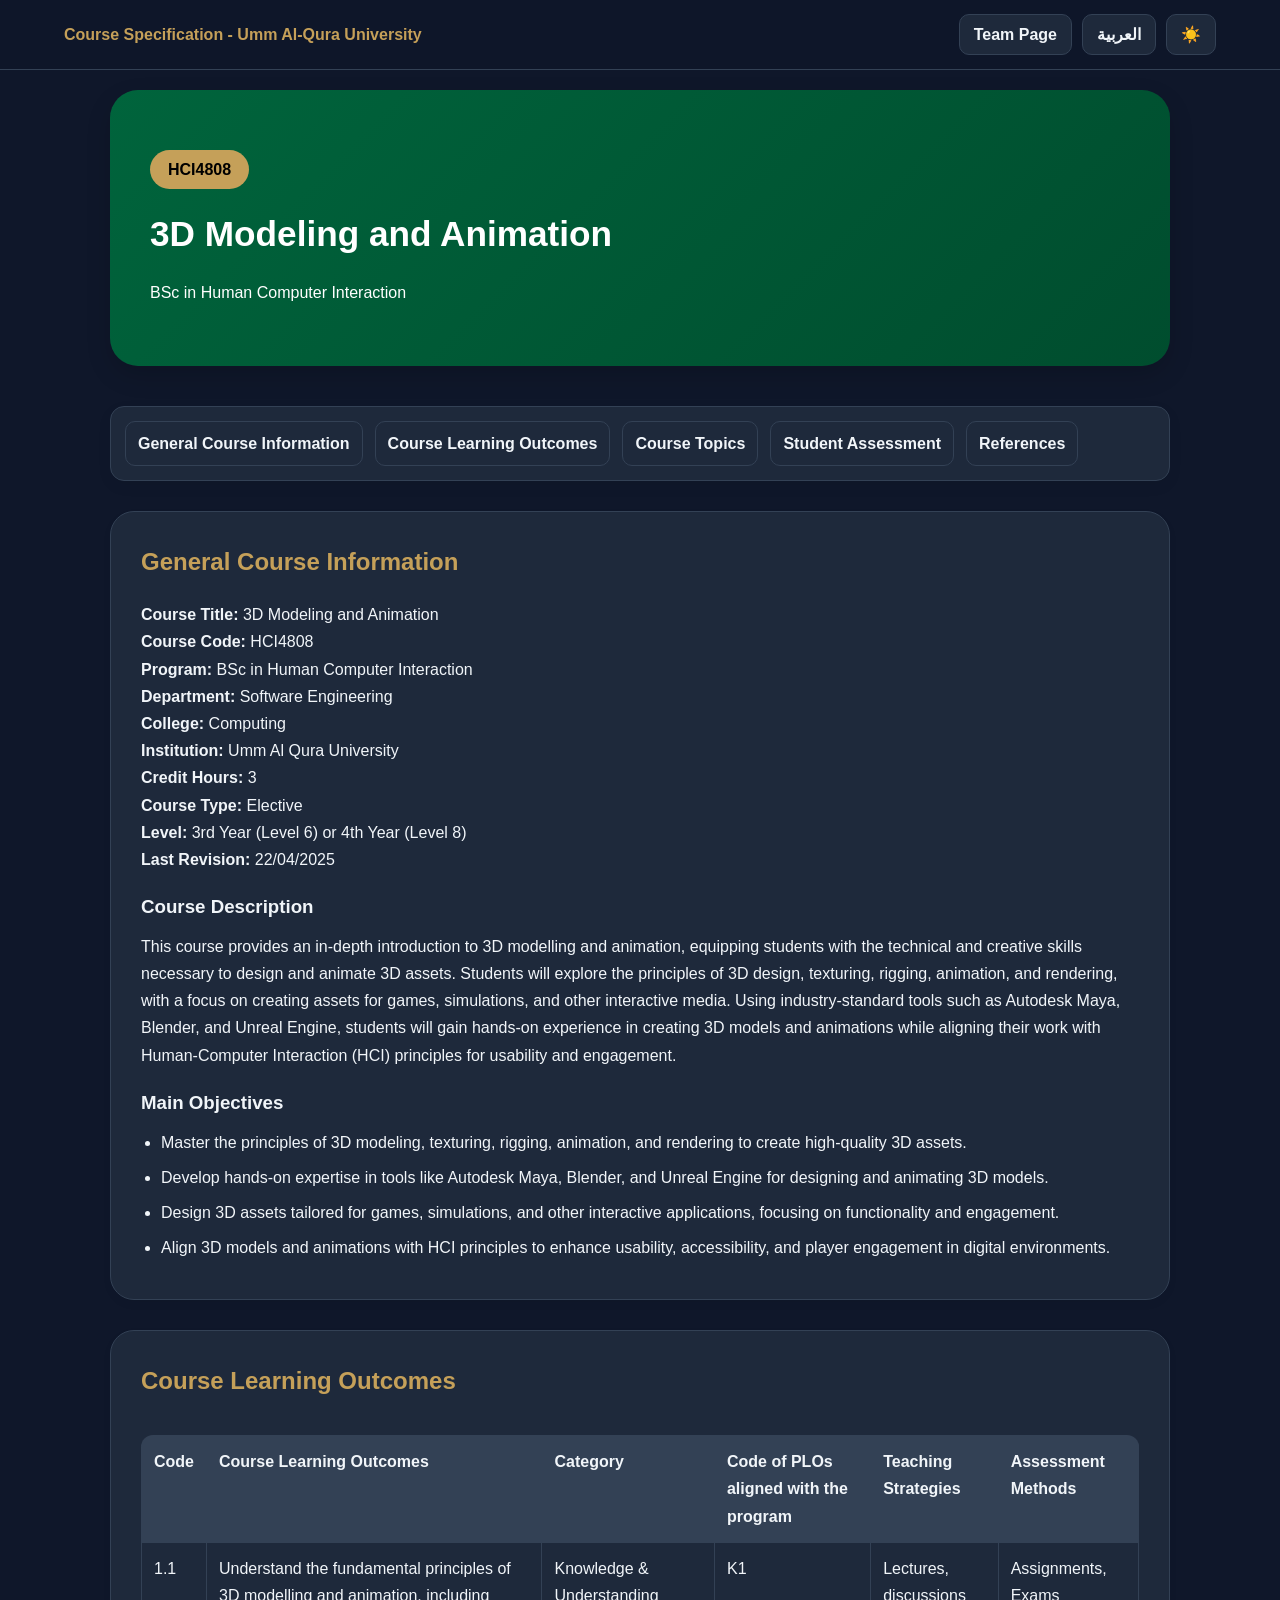
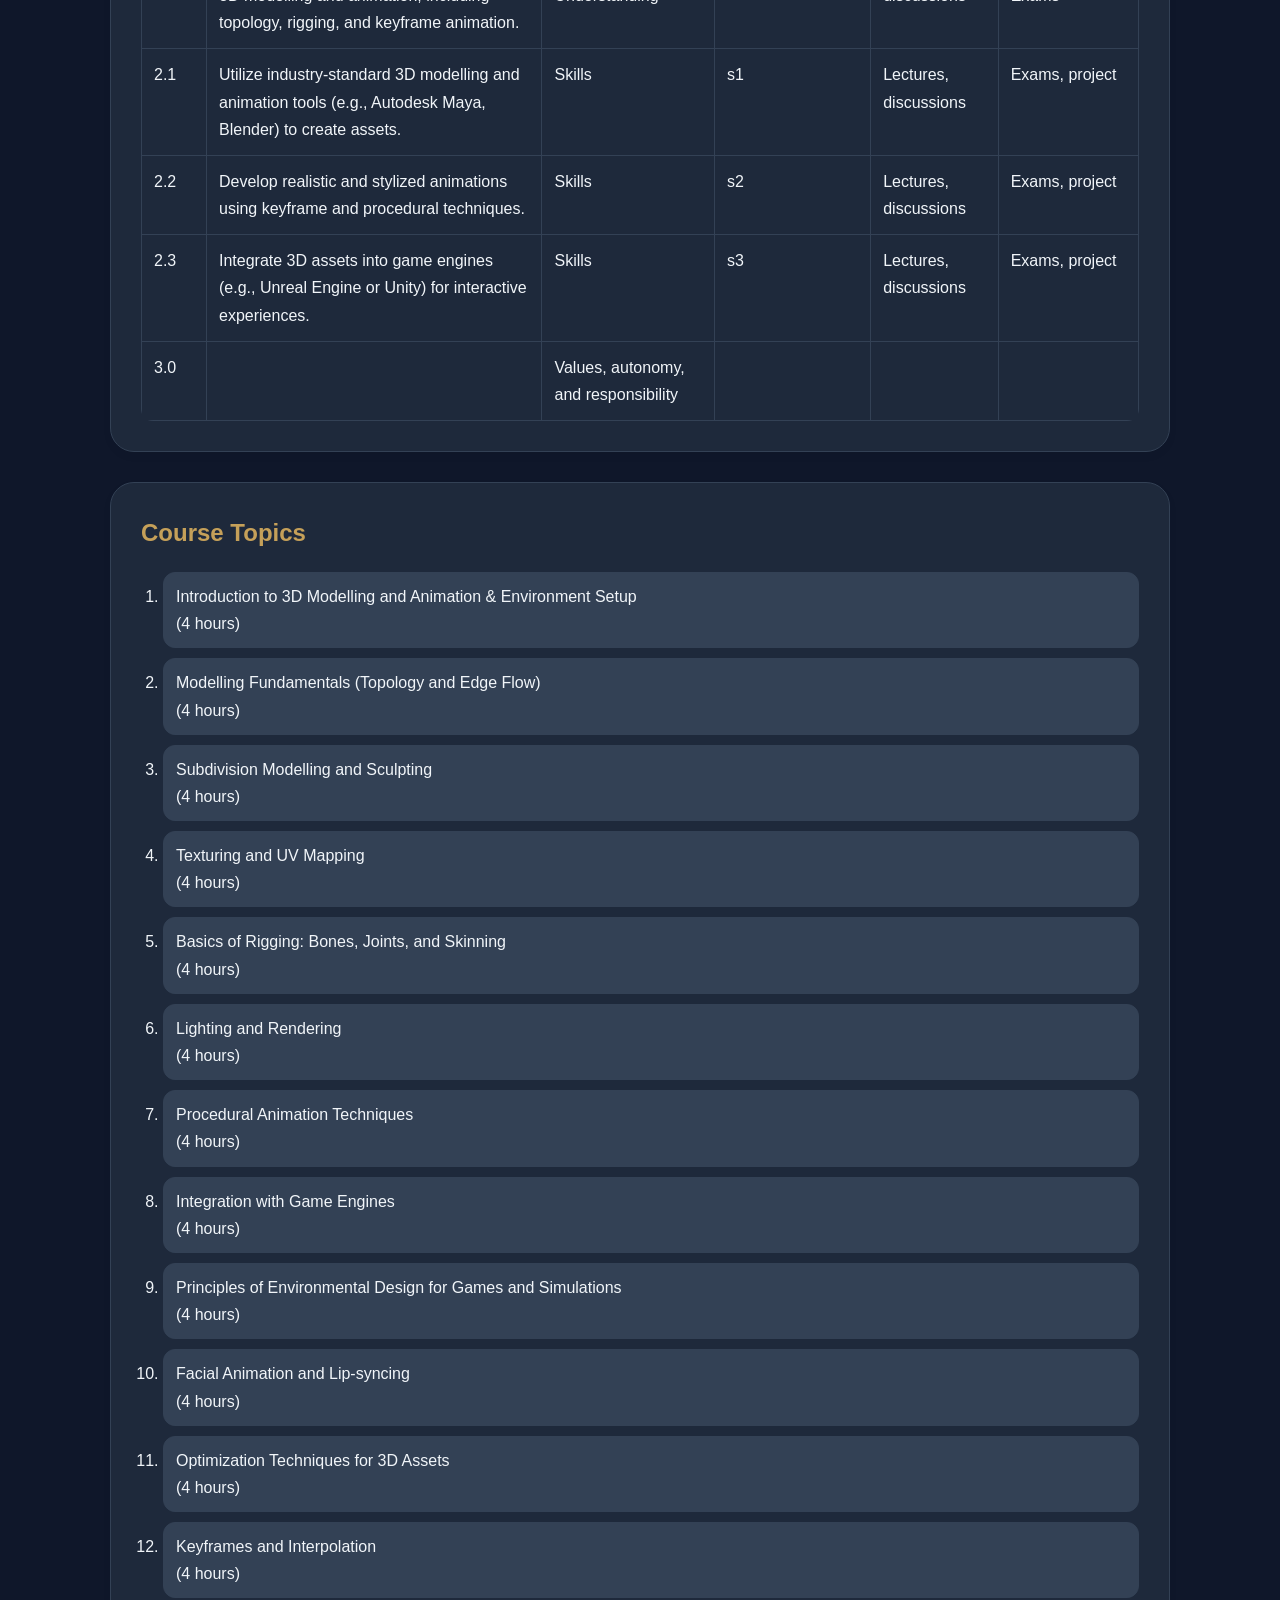
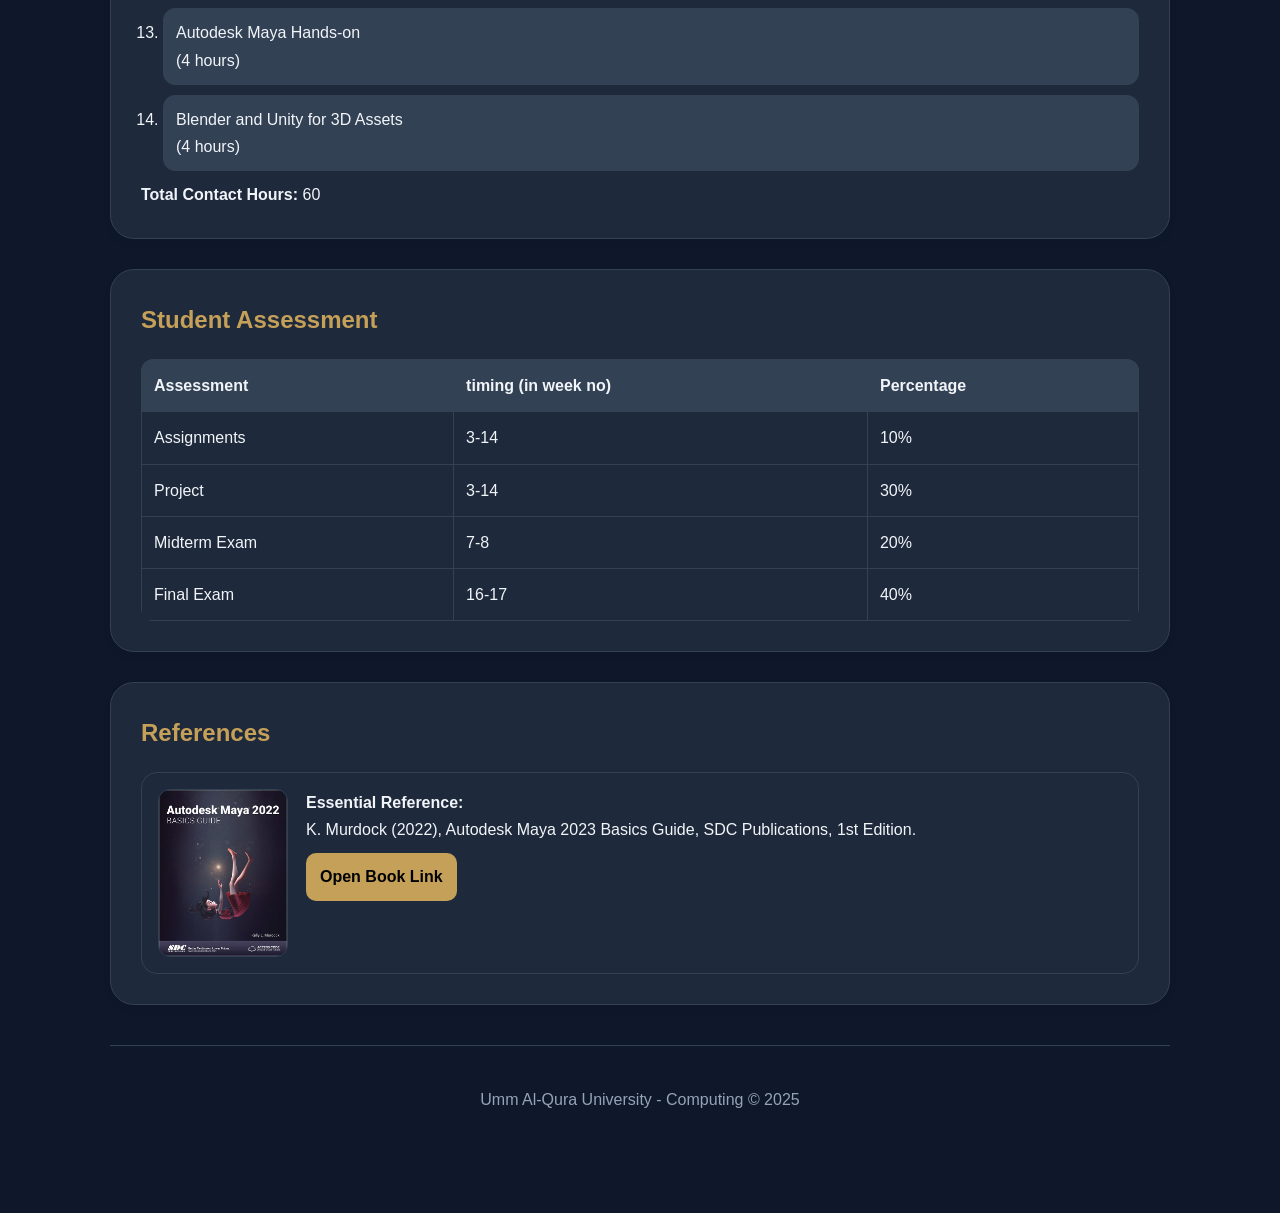
<file: project/index-en-dark.html>
<!DOCTYPE html>
<html lang="en" dir="ltr">
<head>
<meta charset="UTF-8">
<meta name="viewport" content="width=device-width, initial-scale=1.0">
<title>Course Specification - HCI4808</title>
<link rel="stylesheet" href="style.css">
</head>

<body class="dark">

<!-- Header -->
<nav class="header-nav">
    <div>Course Specification - Umm Al-Qura University</div>

    <div style="display:flex; gap:10px;">
        <a href="index-team-page.html" class="nav-btn">Team Page</a>
        <a href="index-ar-dark.html" class="nav-btn">العربية</a>
        <a href="index-en-light.html" class="nav-btn">☀️</a>
    </div>
</nav>

<div class="container">

<!-- Hero -->
<header class="hero">
    <div class="course-badge">HCI4808</div>
    <h1>3D Modeling and Animation</h1>
    <p>BSc in Human Computer Interaction</p>
</header>

<!-- Navigation Menu -->
<div class="course-nav">
    <a href="#general">General Course Information</a>
    <a href="#clos">Course Learning Outcomes</a>
    <a href="#topics">Course Topics</a>
    <a href="#assessment">Student Assessment</a>
    <a href="#references">References</a>
</div>

<!-- 1) General Course Information -->
<section id="general">
<h2>General Course Information</h2>

<p><strong>Course Title:</strong> 3D Modeling and Animation</p>
<p><strong>Course Code:</strong> HCI4808</p>
<p><strong>Program:</strong> BSc in Human Computer Interaction</p>
<p><strong>Department:</strong> Software Engineering</p>
<p><strong>College:</strong> Computing</p>
<p><strong>Institution:</strong> Umm Al Qura University</p>
<p><strong>Credit Hours:</strong> 3</p>
<p><strong>Course Type:</strong> Elective</p>
<p><strong>Level:</strong> 3rd Year (Level 6) or 4th Year (Level 8)</p>
<p><strong>Last Revision:</strong> 22/04/2025</p>

<h3>Course Description</h3>
<p>
This course provides an in-depth introduction to 3D modelling and animation, equipping students
with the technical and creative skills necessary to design and animate 3D assets. Students will
explore the principles of 3D design, texturing, rigging, animation, and rendering, with a focus on
creating assets for games, simulations, and other interactive media.
Using industry-standard tools such as Autodesk Maya, Blender, and Unreal Engine, students will
gain hands-on experience in creating 3D models and animations while aligning their work with
Human-Computer Interaction (HCI) principles for usability and engagement.
</p>

<h3>Main Objectives</h3>
<ul>

 <li>Master the principles of 3D modeling, texturing, rigging, animation, and rendering to
     create high-quality 3D assets.</li>
 <li>Develop hands-on expertise in tools like Autodesk Maya, Blender, and Unreal Engine for
     designing and animating 3D models.</li>
 <li>Design 3D assets tailored for games, simulations, and other interactive applications,
    focusing on functionality and engagement.</li>
 <li>Align 3D models and animations with HCI principles to enhance usability, accessibility,
     and player engagement in digital environments.</li>
 </ul>    
</section>

<!-- 2) CLOs as Table -->
<section id="clos">
  <h2>Course Learning Outcomes</h2>
  <div class="table-wrapper">
  <table class="clo-table">
    <tr>
      <th>Code</th>
      <th>Course Learning Outcomes</th>
      <th>Category</th>
      <th>Code of PLOs aligned
       with the program</th>
      <th>Teaching
       Strategies</th>
      <th>Assessment
        Methods</th>
    </tr>

    <tr>
      <td>1.1</td>
      <td>Understand the fundamental principles of 3D modelling and animation, including topology, rigging, and keyframe animation.</td>
      <td>Knowledge & Understanding</td>
      <td>K1</td>
      <td>Lectures,
       discussions</td>
       <td>Assignments,
       Exams</td>
    </tr>

    <tr>
      <td>2.1</td>
      <td>Utilize industry-standard 3D modelling and animation tools (e.g., Autodesk Maya, Blender) to create assets.</td>
      <td>Skills</td>
      <td>s1</td>
      <td>Lectures,
      discussions</td>
      <td>Exams, project</td>
      
    </tr>

    <tr>
      <td>2.2</td>
      <td>Develop realistic and stylized animations using keyframe and procedural techniques.</td>
      <td>Skills</td>
      <td>s2</td>
      <td>Lectures,
       discussions</td>
       <td>Exams, project</td>
      
    </tr>

    <tr>
      <td>2.3</td>
      <td>Integrate 3D assets into game engines (e.g., Unreal Engine or Unity) for interactive experiences.</td>
      <td>Skills</td> 
      <td>s3</td>   
      <td>Lectures,
       discussions</td>
       <td>Exams, project</td>
    </tr>
    <tr>
      <td>3.0</td>
      <td></td>
      <td>Values, autonomy, and responsibility</td>
      <td></td>
      <td></td>
      <td></td>
    </tr> 
  </table>
  </div>
</section>

<!-- 3) Topics numbered -->
<section id="topics">
<h2>Course Topics</h2>

<ol class="topics-list">
  <li>Introduction to 3D Modelling and Animation & Environment Setup <p></p> (4 hours) </li>
  <li>Modelling Fundamentals (Topology and Edge Flow)<p></p> (4 hours) </li>
  <li>Subdivision Modelling and Sculpting <p></p> (4 hours) </li>
  <li>Texturing and UV Mapping<p></p> (4 hours) </li>
  <li>Basics of Rigging: Bones, Joints, and Skinning<p></p> (4 hours)</li>
  <li>Lighting and Rendering<p></p> (4 hours)</li>
  <li>Procedural Animation Techniques<p></p> (4 hours)</li>
  <li>Integration with Game Engines<p></p> (4 hours)</li>
  <li>Principles of Environmental Design for Games and Simulations<p></p> (4 hours)</li>
  <li>Facial Animation and Lip-syncing<p></p> (4 hours)</li>
  <li>Optimization Techniques for 3D Assets<p></p> (4 hours)</li>
  <li>Keyframes and Interpolation<p></p> (4 hours)</li>
  <li>Autodesk Maya Hands-on<p></p> (4 hours)</li>
  <li>Blender and Unity for 3D Assets<p></p> (4 hours)</li>
</ol>

<p><strong>Total Contact Hours:</strong> 60</p>
</section>

<!-- 4) Assessment -->
<section id="assessment">
<h2>Student Assessment</h2>

<table>
<tr>
<th>Assessment</th>
<th>timing
  (in week no)
</th>
<th>Percentage</th>
</tr>
<tr>
  <td>Assignments</td><td>3-14</td><td>10%</td> 
</tr>
<tr>
  <td>Project</td><td>3-14</td><td>30%</td>
</tr>
<tr>
  <td>Midterm Exam</td><td>7-8</td><td>20%</td>
</tr>
<tr>
  <td>Final Exam</td><td>16-17</td><td>40%</td>
</tr>
</table>
</section>

<!-- 5) References link + book image -->
<section id="references">
  <h2>References</h2>

  <div class="ref-card">
    <img src="book.jpeg" alt="Autodesk Maya 2023 Basics Guide Book Cover" class="ref-img">

    <div class="ref-info">
      <p><strong>Essential Reference:</strong></p>
      <p>K. Murdock (2022), Autodesk Maya 2023 Basics Guide, SDC Publications, 1st Edition.</p>

      <a class="ref-link" href="https://www.sdcpublications.com/Textbooks/Autodesk-Maya-2022-Basics-Guide/ISBN/978-1-63057-450-5/" target="_blank" rel="noopener">
        Open Book Link
      </a>
    </div>
  </div>
</section>

<footer>
Umm Al-Qura University - Computing © 2025
</footer>

</div>
</body>
</html>
</file>
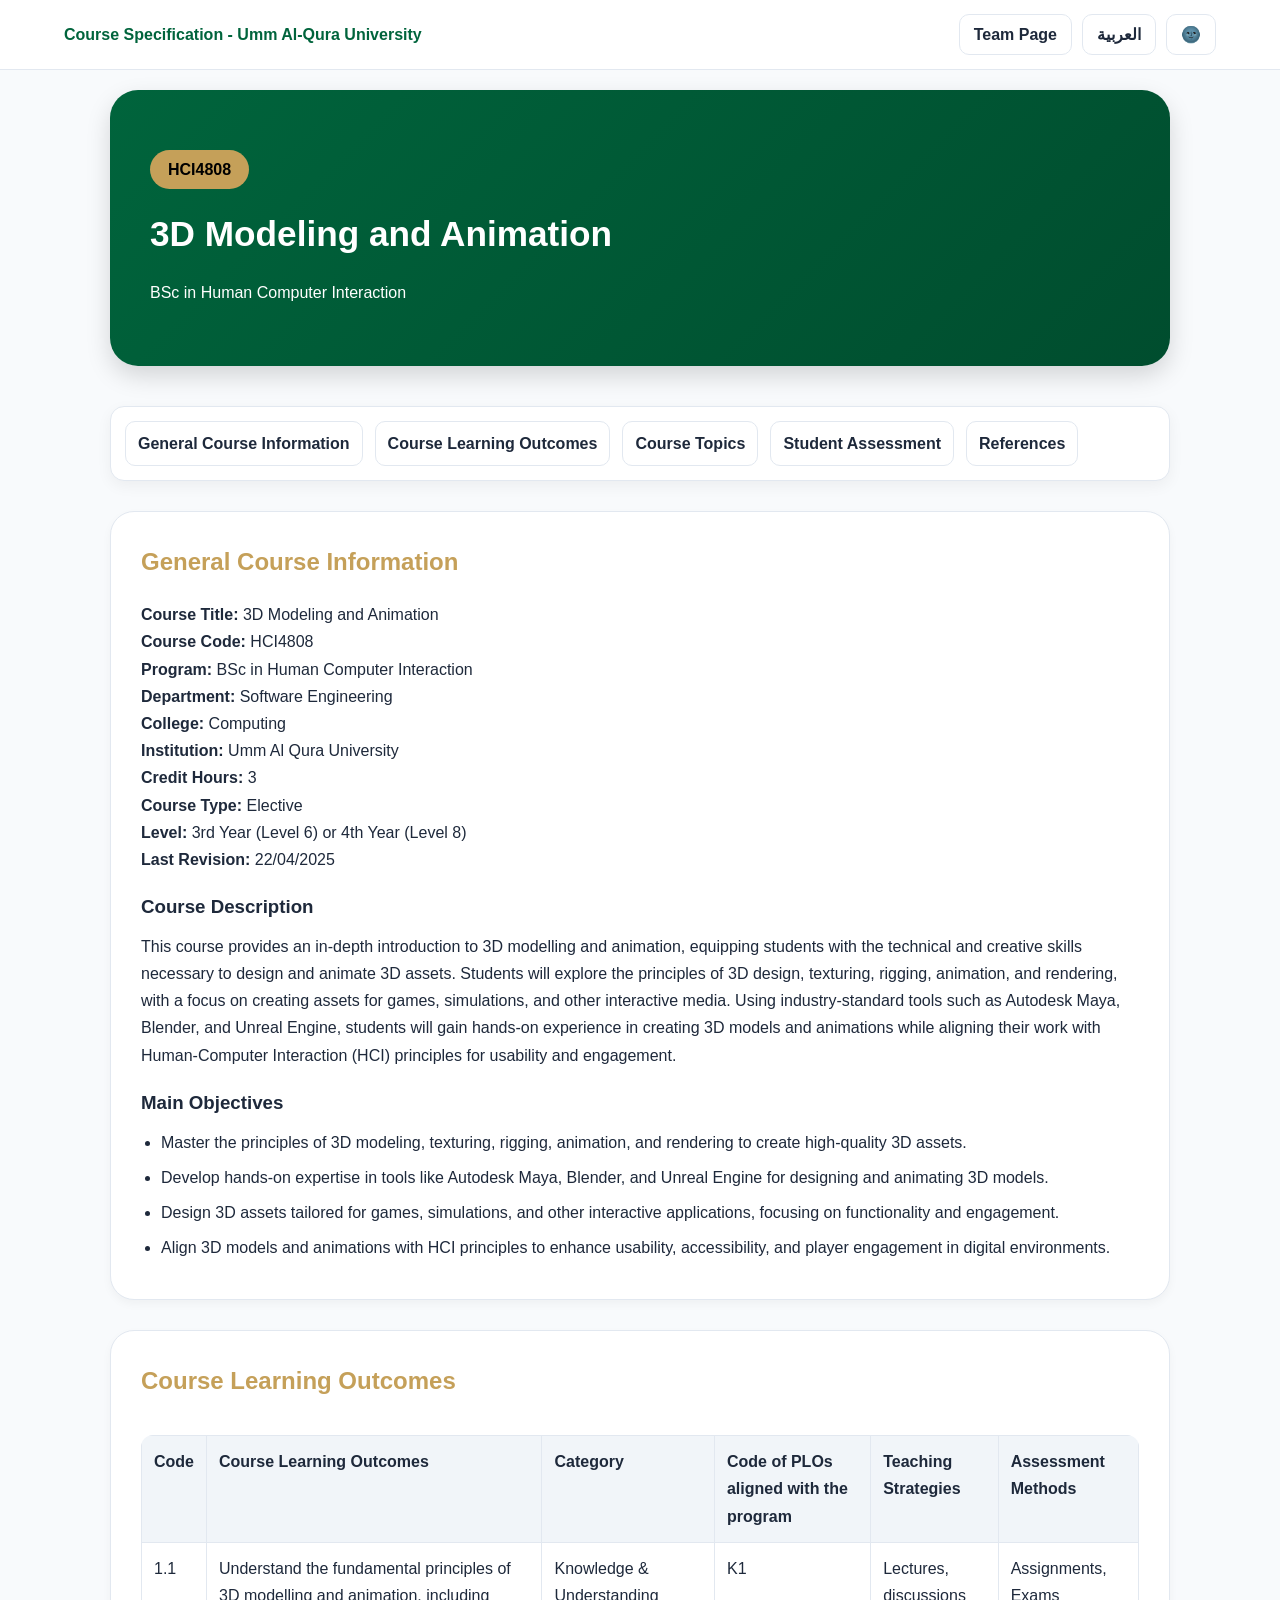
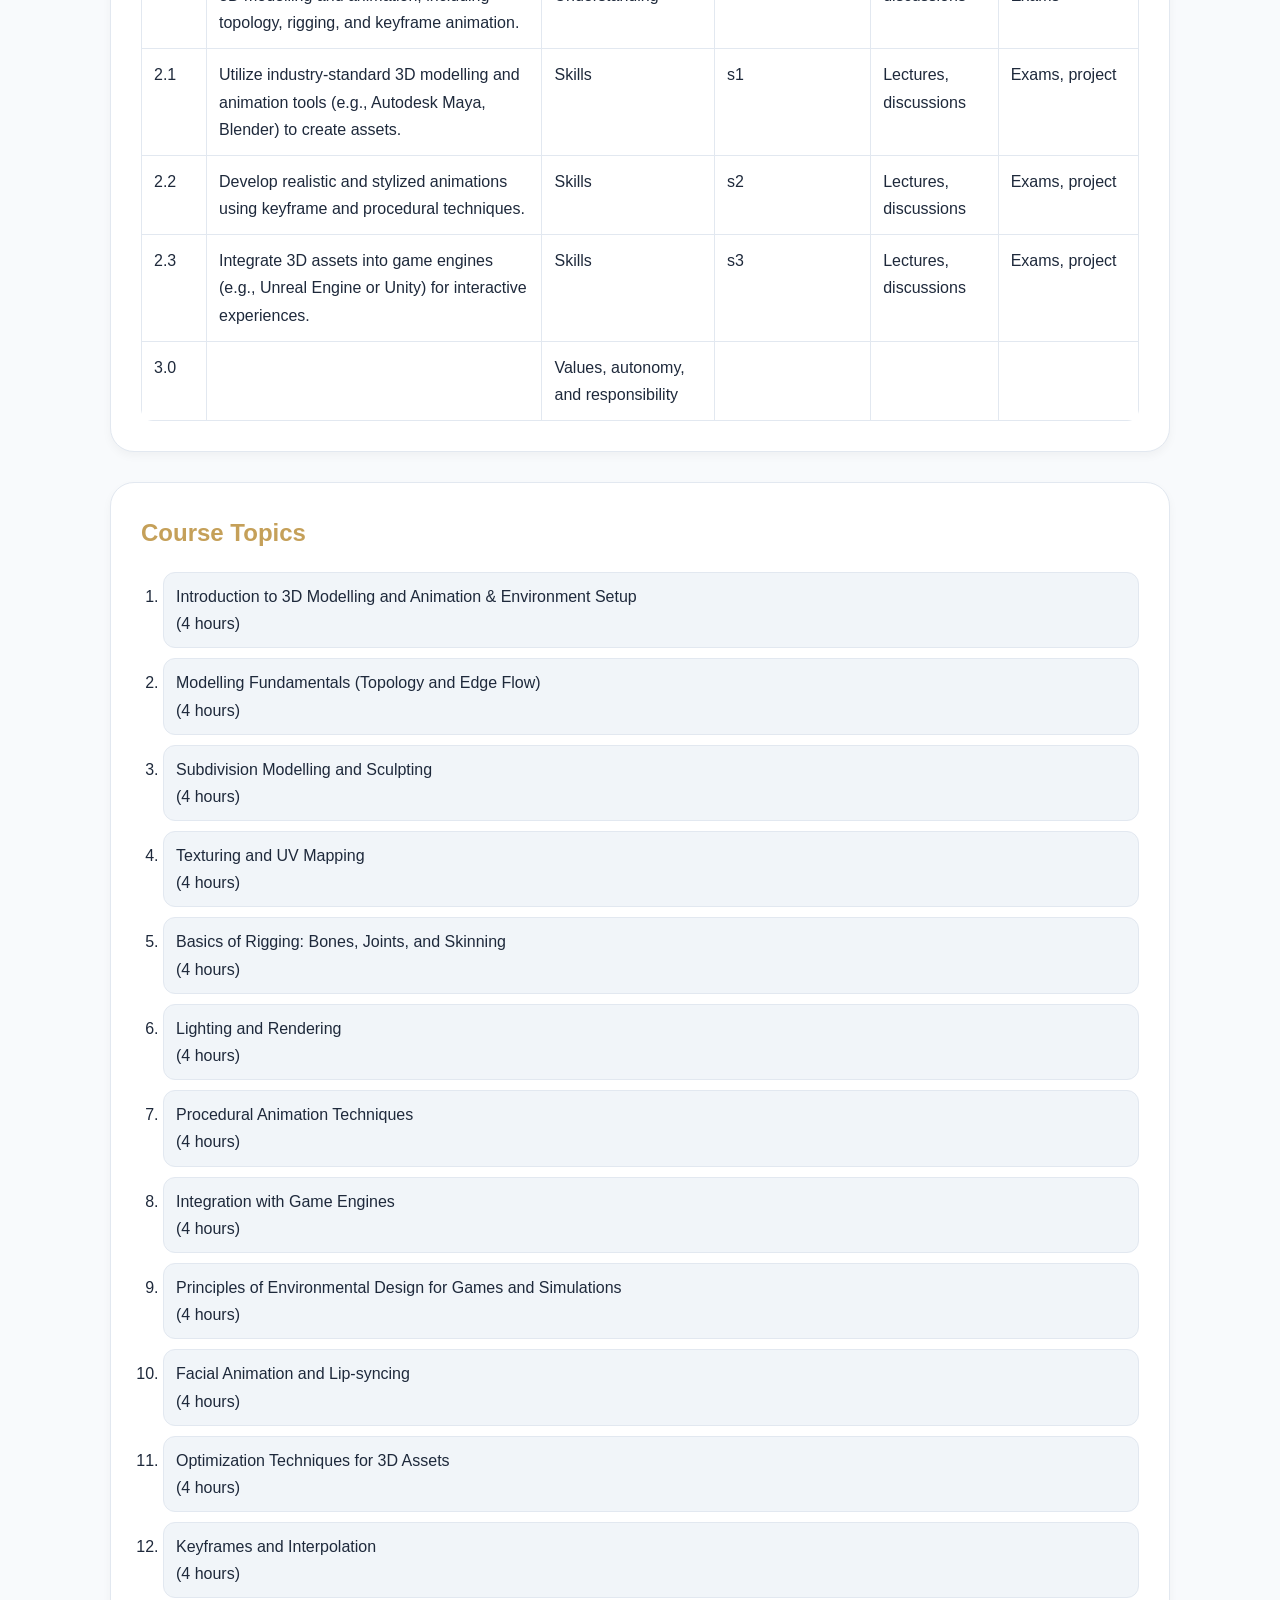
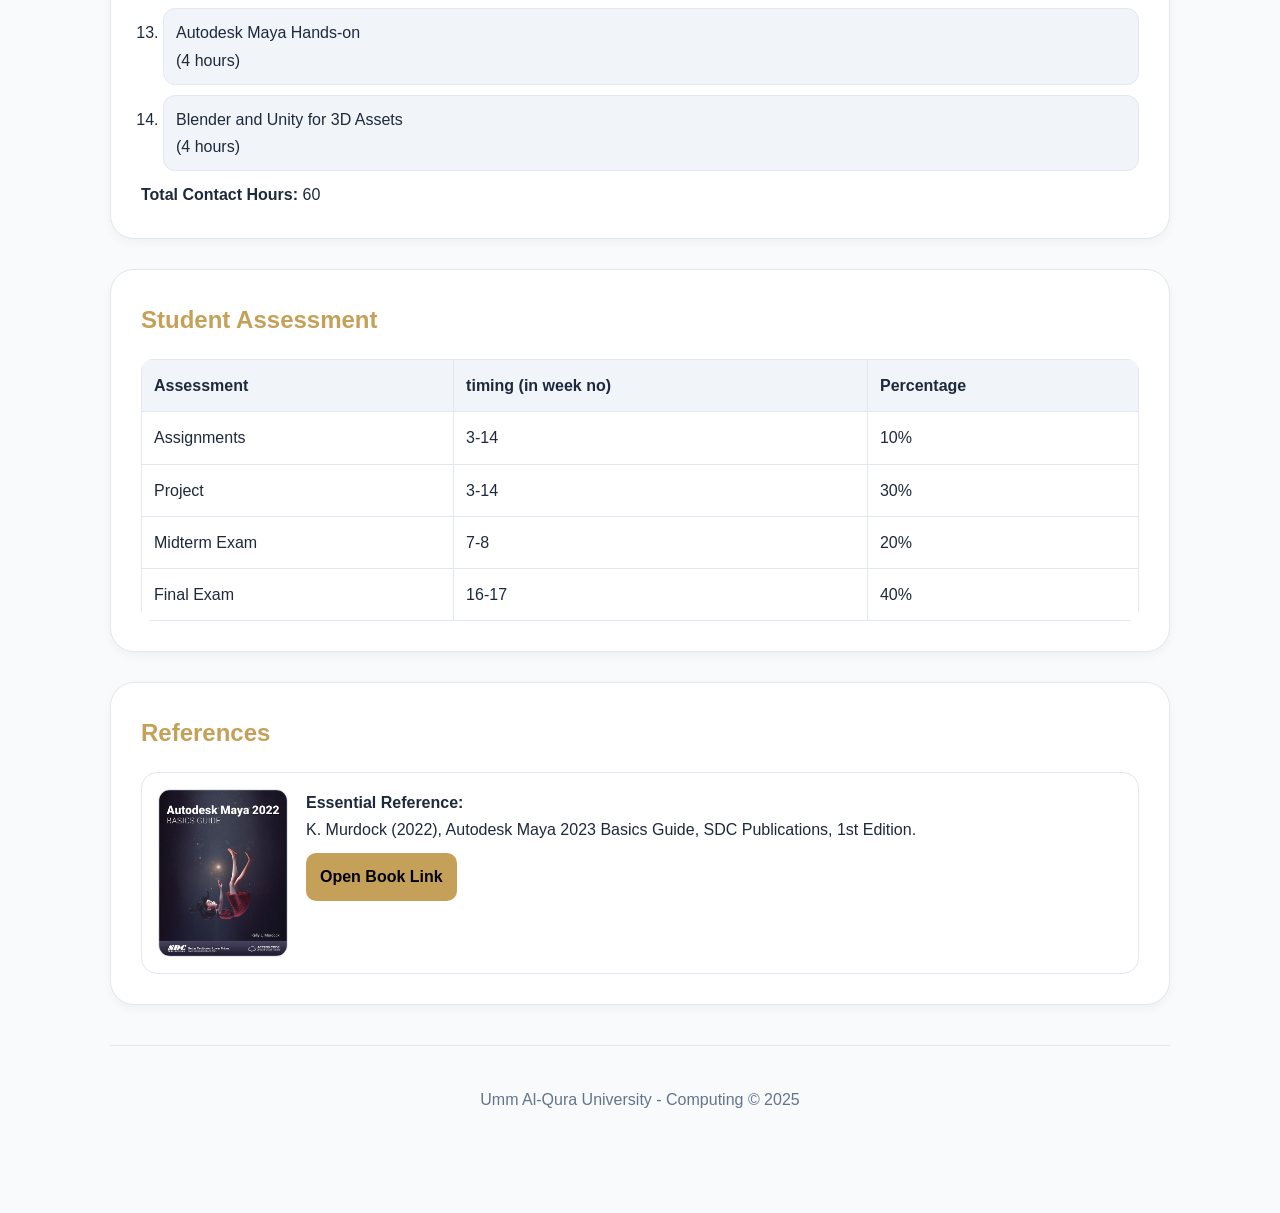
<file: project/index-en-light.html>
<!DOCTYPE html>
<html lang="en" dir="ltr">
<head>
<meta charset="UTF-8">
<meta name="viewport" content="width=device-width, initial-scale=1.0">
<title>Course Specification - HCI4808</title>
<link rel="stylesheet" href="style.css">
</head>

<body>

<!-- Header -->
<nav class="header-nav">
    <div>Course Specification - Umm Al-Qura University</div>
    <div style="display:flex; gap:10px;">
        <a href="index-team-page.html" class="nav-btn">Team Page</a>
        <a href="index-ar-light.html" class="nav-btn">العربية</a>
        <a href="index-en-dark.html" class="nav-btn">🌚</a>
    </div>
</nav>

<div class="container">

<header class="hero">
    <div class="course-badge">HCI4808</div>
    <h1>3D Modeling and Animation</h1>
    <p>BSc in Human Computer Interaction</p>
</header>

<!-- Navigation Menu -->
<div class="course-nav">
    <a href="#general">General Course Information</a>
    <a href="#clos">Course Learning Outcomes</a>
    <a href="#topics">Course Topics</a>
    <a href="#assessment">Student Assessment</a>
    <a href="#references">References</a>
</div>

<!-- 1) General Course Information -->
<section id="general">
<h2>General Course Information</h2>

<p><strong>Course Title:</strong> 3D Modeling and Animation</p>
<p><strong>Course Code:</strong> HCI4808</p>
<p><strong>Program:</strong> BSc in Human Computer Interaction</p>
<p><strong>Department:</strong> Software Engineering</p>
<p><strong>College:</strong> Computing</p>
<p><strong>Institution:</strong> Umm Al Qura University</p>
<p><strong>Credit Hours:</strong> 3</p>
<p><strong>Course Type:</strong> Elective</p>
<p><strong>Level:</strong> 3rd Year (Level 6) or 4th Year (Level 8)</p>
<p><strong>Last Revision:</strong> 22/04/2025</p>

<h3>Course Description</h3>
<p>
This course provides an in-depth introduction to 3D modelling and animation, equipping students
with the technical and creative skills necessary to design and animate 3D assets. Students will
explore the principles of 3D design, texturing, rigging, animation, and rendering, with a focus on
creating assets for games, simulations, and other interactive media.
Using industry-standard tools such as Autodesk Maya, Blender, and Unreal Engine, students will
gain hands-on experience in creating 3D models and animations while aligning their work with
Human-Computer Interaction (HCI) principles for usability and engagement.
</p>

<h3>Main Objectives</h3>
<ul>
<li>Master the principles of 3D modeling, texturing, rigging, animation, and rendering to
     create high-quality 3D assets.</li>
<li>Develop hands-on expertise in tools like Autodesk Maya, Blender, and Unreal Engine for
     designing and animating 3D models.</li>
<li>Design 3D assets tailored for games, simulations, and other interactive applications,
    focusing on functionality and engagement.</li>
<li>Align 3D models and animations with HCI principles to enhance usability, accessibility,
     and player engagement in digital environments.</li>
</ul>
</section>

<!-- 2) CLOs as Table -->
<section id="clos">
  <h2>Course Learning Outcomes</h2>
  <div class="table-wrapper">
  <table class="clo-table">
    <tr>
      <th>Code</th>
      <th>Course Learning Outcomes</th>
      <th>Category</th>
      <th>Code of PLOs aligned
       with the program</th>
      <th>Teaching
       Strategies</th>
      <th>Assessment
        Methods</th>
      
    </tr>

    <tr>
      <td>1.1</td>
      <td>Understand the fundamental principles of 3D modelling and animation, including topology, rigging, and keyframe animation.</td>
      <td>Knowledge & Understanding</td>
      <td>K1</td>
      <td>Lectures,
       discussions</td>
       <td>Assignments,
       Exams</td>
    </tr>

    <tr>
      <td>2.1</td>
      <td>Utilize industry-standard 3D modelling and animation tools (e.g., Autodesk Maya, Blender) to create assets.</td>
      <td>Skills</td>
      <td>s1</td>
      <td>Lectures,
      discussions</td>
      <td>Exams, project</td>
      
    </tr>

    <tr>
      <td>2.2</td>
      <td>Develop realistic and stylized animations using keyframe and procedural techniques.</td>
      <td>Skills</td>
      <td>s2</td>
      <td>Lectures,
       discussions</td>
       <td>Exams, project</td>
      
    </tr>

    <tr>
      <td>2.3</td>
      <td>Integrate 3D assets into game engines (e.g., Unreal Engine or Unity) for interactive experiences.</td>
      <td>Skills</td> 
      <td>s3</td>   
      <td>Lectures,
       discussions</td>
       <td>Exams, project</td>
    </tr>
    <tr>
      <td>3.0</td>
      <td></td>
      <td>Values, autonomy, and responsibility</td>
      <td></td>
      <td></td>
      <td></td>
    </tr>
  </table>
  </div>
</section>

<!-- 3) Topics numbered -->
<section id="topics">
<h2>Course Topics</h2>

<ol class="topics-list">
  <li>Introduction to 3D Modelling and Animation & Environment Setup <p></p> (4 hours) </li>
  <li>Modelling Fundamentals (Topology and Edge Flow)<p></p> (4 hours) </li>
  <li>Subdivision Modelling and Sculpting <p></p> (4 hours) </li>
  <li>Texturing and UV Mapping<p></p> (4 hours) </li>
  <li>Basics of Rigging: Bones, Joints, and Skinning<p></p> (4 hours)</li>
  <li>Lighting and Rendering<p></p> (4 hours)</li>
  <li>Procedural Animation Techniques<p></p> (4 hours)</li>
  <li>Integration with Game Engines<p></p> (4 hours)</li>
  <li>Principles of Environmental Design for Games and Simulations<p></p> (4 hours)</li>
  <li>Facial Animation and Lip-syncing<p></p> (4 hours)</li>
  <li>Optimization Techniques for 3D Assets<p></p> (4 hours)</li>
  <li>Keyframes and Interpolation<p></p> (4 hours)</li>
  <li>Autodesk Maya Hands-on<p></p> (4 hours)</li>
  <li>Blender and Unity for 3D Assets<p></p> (4 hours)</li>
</ol>

<p><strong>Total Contact Hours:</strong> 60</p>
</section>

<!-- 4) Assessment -->
<section id="assessment">
<h2>Student Assessment</h2>

<table>
<tr>
<th>Assessment</th>
<th>timing
  (in week no)
</th>
<th>Percentage</th>
</tr>
<tr><td>Assignments</td><td>3-14</td><td>10%</td></tr>
<tr><td>Project</td><td>3-14</td><td>30%</td></tr>
<tr><td>Midterm Exam</td><td>7-8</td><td>20%</td></tr>
<tr><td>Final Exam</td><td>16-17</td><td>40%</td></tr>
</table>
</section>

<!-- 5) References link + book image -->
<section id="references">
  <h2>References</h2>

  <div class="ref-card">
    <img src="book.jpeg" alt="Autodesk Maya 2023 Basics Guide Book Cover" class="ref-img">

    <div class="ref-info">
      <p><strong>Essential Reference:</strong></p>
      <p>K. Murdock (2022), Autodesk Maya 2023 Basics Guide, SDC Publications, 1st Edition.</p>

      <a class="ref-link" href="https://www.sdcpublications.com/Textbooks/Autodesk-Maya-2022-Basics-Guide/ISBN/978-1-63057-450-5/" target="_blank" rel="noopener">
        Open Book Link
      </a>
    </div>
  </div>
</section>

<footer>
Umm Al-Qura University - Computing © 2025
</footer>

</div>
</body>
</html>
</file>
<file: project/style.css>
:root {
    --uqu-green: #00643c;
    --uqu-gold: #c5a059;

    --background: #f8fafc;
    --surface: #ffffff;
    --text-main: #1e293b;
    --text-muted: #64748b;
    --border: #e2e8f0;
    --card-bg: #ffffff;
    --topic-bg: #f1f5f9;
    --nav-bg: rgba(255, 255, 255, 0.9);
}

/* ===== Dark Mode ===== */
body.dark {
    --background: #0f172a;
    --surface: #1e293b;
    --text-main: #f1f5f9;
    --text-muted: #94a3b8;
    --border: #334155;
    --card-bg: #1e293b;
    --topic-bg: #334155;
    --nav-bg: rgba(15, 23, 42, 0.9);
}

/* ===== Reset ===== */
* {
    margin: 0;
    padding: 0;
    box-sizing: border-box;
}

html { scroll-behavior: smooth; }

body {
    font-family: Arial, sans-serif;
    background: var(--background);
    color: var(--text-main);
    line-height: 1.7;
    padding-top: 90px;
}

/* ===== Container ===== */
.container {
    max-width: 1100px;
    margin: auto;
    padding: 0 20px 60px;
}

/* ===== Header ===== */
.header-nav {
    position: fixed;
    top: 0;
    left: 0;
    right: 0;
    height: 70px;
    background: var(--nav-bg);
    border-bottom: 1px solid var(--border);
    display: flex;
    align-items: center;
    justify-content: space-between;
    padding: 0 5%;
    font-weight: 800;
    backdrop-filter: blur(10px);
    z-index: 1000;
    color: var(--uqu-green);
}

body.dark .header-nav { color: var(--uqu-gold); }

/* Header Buttons */
.nav-btn {
    background: var(--surface);
    border: 1px solid var(--border);
    padding: 6px 14px;
    border-radius: 10px;
    text-decoration: none;
    font-weight: 700;
    color: var(--text-main);
    transition: 0.3s ease;
}

.nav-btn:hover {
    background: var(--uqu-gold);
    color: black;
}

/* ===== Hero Section ===== */
.hero {
    background: linear-gradient(135deg, var(--uqu-green), #004d2e);
    color: white;
    padding: 60px 40px;
    border-radius: 28px;
    margin-bottom: 40px;
    box-shadow: 0 10px 25px rgba(0,0,0,0.15);
}

.hero h1 {
    font-size: 2.2rem;
    margin: 15px 0;
}

.course-badge {
    display: inline-block;
    background: var(--uqu-gold);
    color: #000;
    padding: 6px 18px;
    border-radius: 50px;
    font-weight: 800;
}

/* ===== Navigation Menu ===== */
.course-nav {
    display: flex;
    flex-wrap: wrap;
    gap: 12px;
    margin: 20px 0 30px;
    padding: 14px;
    background: var(--surface);
    border: 1px solid var(--border);
    border-radius: 14px;
    box-shadow: 0 5px 15px rgba(0,0,0,0.05);
}

.course-nav a {
    text-decoration: none;
    font-weight: 800;
    color: var(--text-main);
    padding: 8px 12px;
    border-radius: 10px;
    transition: 0.3s;
    border: 1px solid var(--border);
    background: var(--card-bg);
}

.course-nav a:hover {
    background: var(--uqu-gold);
    color: black;
    border-color: transparent;
}

/* ===== Sections ===== */
section {
    background: var(--card-bg);
    padding: 30px;
    border-radius: 24px;
    margin-bottom: 30px;
    border: 1px solid var(--border);
    box-shadow: 0 4px 10px rgba(0,0,0,0.04);
}

section h2 {
    margin-bottom: 18px;
    color: var(--uqu-gold);
}

section h3 {
    margin-top: 18px;
    margin-bottom: 10px;
}

/* Lists */
ul {
    margin-top: 10px;
    padding-left: 20px;
}

ul li { margin-bottom: 8px; }

/* ===== Generic Table ===== */
table {
    width: 100%;
    border-collapse: collapse;
    margin-top: 15px;
    border-radius: 12px;
    overflow: hidden;
}

table th, table td {
    border: 1px solid var(--border);
    padding: 12px;
    text-align: left;
    vertical-align: top;
}

table th {
    background: var(--topic-bg);
    font-weight: 900;
}
html[lang="ar"] table {
    direction: rtl;
    text-align: right;
}

html[lang="ar"] th,
html[lang="ar"] td {
    text-align: right;
}

/* ===== CLO Table ===== */
.clo-table th, .clo-table td { text-align: start; }

/* ===== Topics Ordered List ===== */
.topics-list {
    margin-top: 10px;
    padding-inline-start: 22px;
}

.topics-list li {
    margin-bottom: 10px;
    padding: 10px 12px;
    background: var(--topic-bg);
    border: 1px solid var(--border);
    border-radius: 12px;
}

/* ===== Reference Card ===== */
.ref-card {
    display: flex;
    gap: 18px;
    align-items: flex-start;
    margin-top: 15px;
    padding: 16px;
    background: var(--surface);
    border: 1px solid var(--border);
    border-radius: 16px;
}

.ref-img {
    width: 130px;
    height: auto;
    border-radius: 12px;
    border: 1px solid var(--border);
    background: var(--topic-bg);
}

.ref-info { flex: 1; }

.ref-link {
    display: inline-block;
    margin-top: 10px;
    padding: 10px 14px;
    border-radius: 10px;
    background: var(--uqu-gold);
    color: #000;
    text-decoration: none;
    font-weight: 900;
}

.ref-link:hover { transform: translateY(-1px); }

/* ===== Team Page ===== */
.team-grid {
    display: grid;
    grid-template-columns: repeat(auto-fit, minmax(320px, 1fr));
    gap: 18px;
    margin-top: 18px;
}

/* ✅ Grid layout: image column + content column */
.member-card {
    display: grid;
    grid-template-columns: auto 1fr;
    gap: 14px;
    padding: 18px;
    background: var(--card-bg);
    border: 1px solid var(--border);
    border-radius: 18px;
    box-shadow: 0 4px 10px rgba(0,0,0,0.04);
    align-items: start;

    position: relative;
    padding-bottom: 24px;
    margin-bottom: 24px;
}

/* خط فاصل بين الأعضاء */
.member-card:not(:last-child)::after {
    content: "";
    position: absolute;
    bottom: 0;
    left: 0;
    right: 0;
    height: 1px;
    background: var(--border);
}

.member-photo {
    width: 100px;
    height: 100px;
    object-fit: cover;
    border-radius: 14px;
    border: 1px solid var(--border);
    background: var(--topic-bg);
}

/* النصوص (الأسماء) بالعمود الثاني */
.member-body {
    grid-column: 2;
    min-width: 0;
}

.member-names {
    display: grid;
    gap: 6px;
    margin-bottom: 10px;
}

.name-ar,
.name-en {
    font-weight: 700;
}

/* ✅ البريد والـ ID تحت الصورة (عمود 1) */
member-meta{
    grid-area: meta;
    display: grid;
    gap: 10px;
}

/* ✅ شكل نظيف ومحاذاة يمين */
.meta-row{
   width: 110%;
    max-width: 400px;
     
    display: flex;
    flex-direction: column;
    gap: 4px;
    padding: 10px 10px;
    background: var(--topic-bg);
    border: 1px solid var(--border);
    border-radius: 12px;
    text-align: right;
}

.meta-label {
    font-size: 0.85rem;
    font-weight: 800;
    color: var(--text-muted);
    text-align: left;
}

.meta-value {
    font-size: 0.9rem;
    font-weight: 700;
    color: var(--text-main);
    direction: ltr;
    text-align: left;
}

/* ===== Footer ===== */
footer {
    text-align: center;
    padding: 40px 0;
    border-top: 1px solid var(--border);
    color: var(--text-muted);
    margin-top: 40px;
}
.table-wrapper {
    width: 100% ;
    overflow-x: auto;
}
/* ===== Responsive ===== */
@media (max-width: 900px) {
    .hero { padding: 40px 25px; }
    .hero h1 { font-size: 1.6rem; }
    .course-nav { flex-direction: column; }
    .ref-card { flex-direction: column; }
    .ref-img { width: 160px; }
}

@media (max-width: 520px) {
    .member-card {
        grid-template-columns: 1fr;
    }
    .member-body {
        grid-column: 1;
    }
    .member-meta {
        grid-column: 1;
    }
    .member-photo {
        width: 120px;
        height: 120px;
    }
}
</file>
